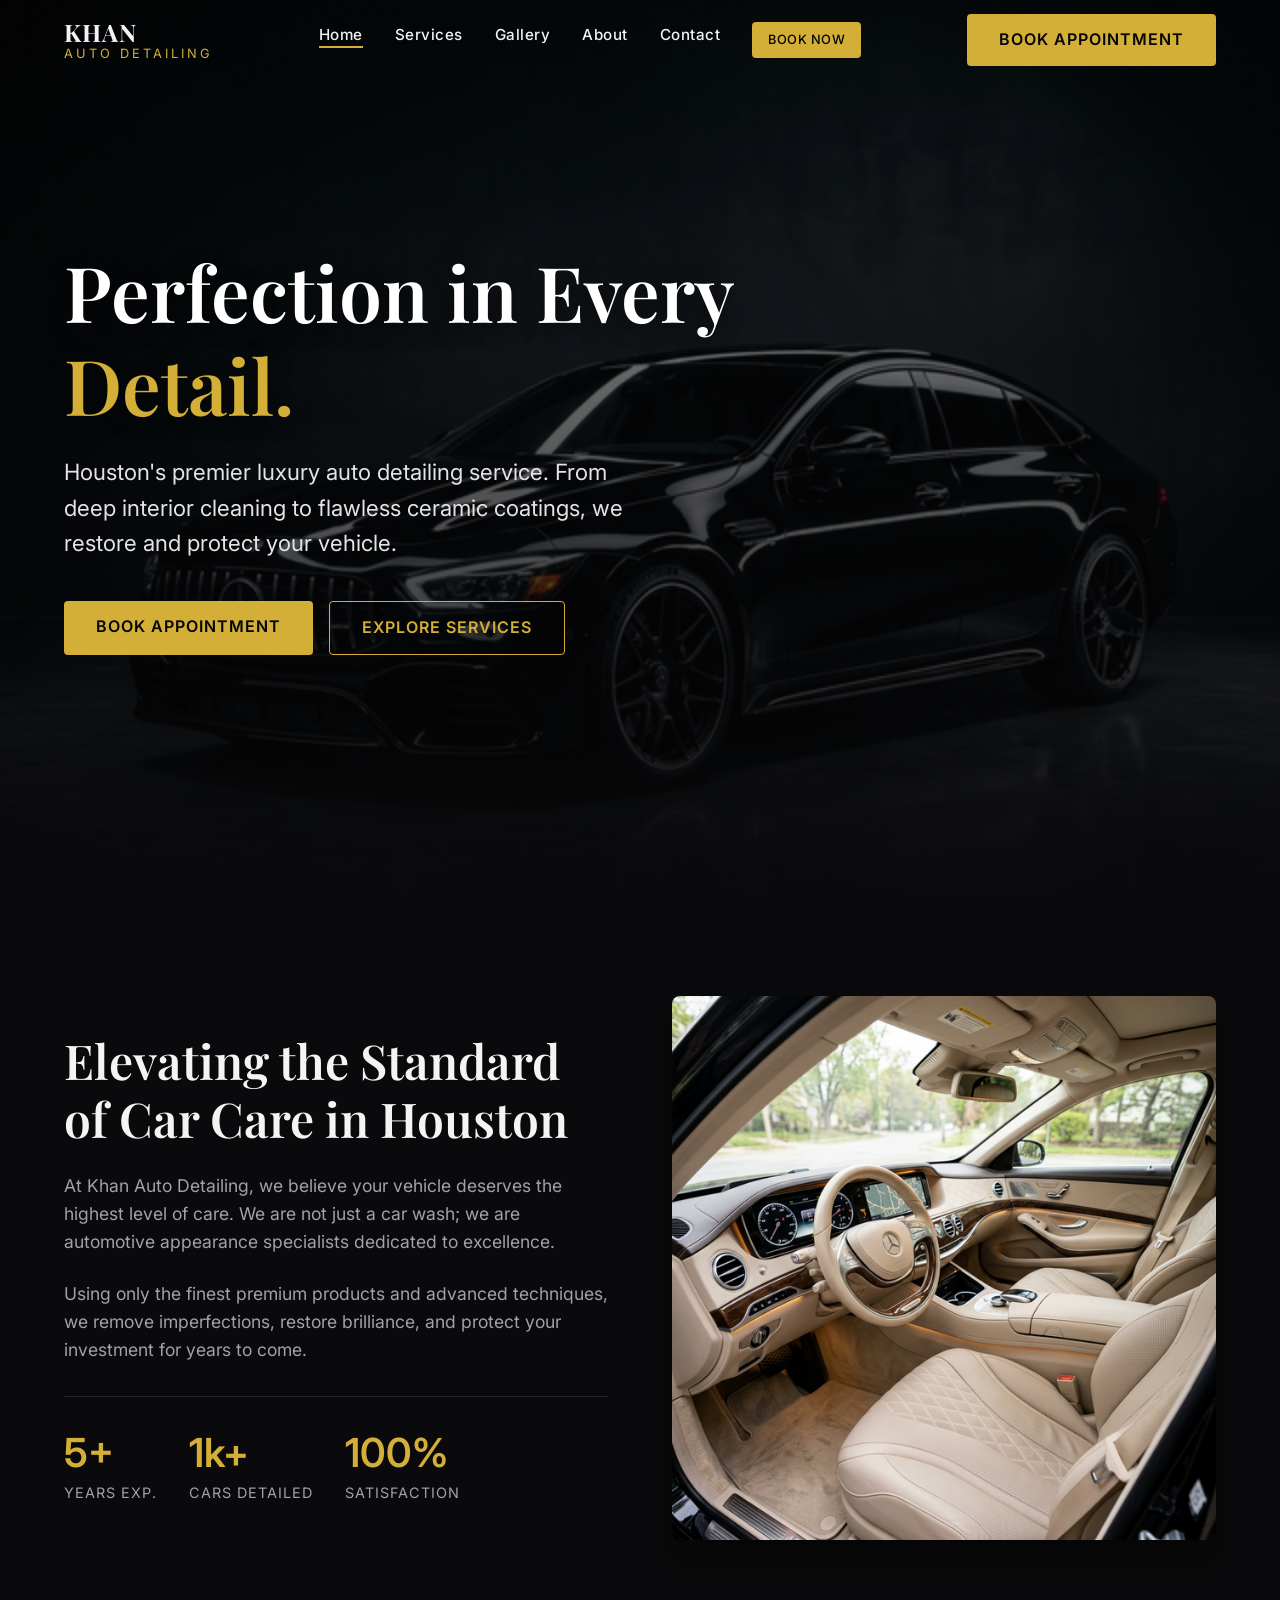
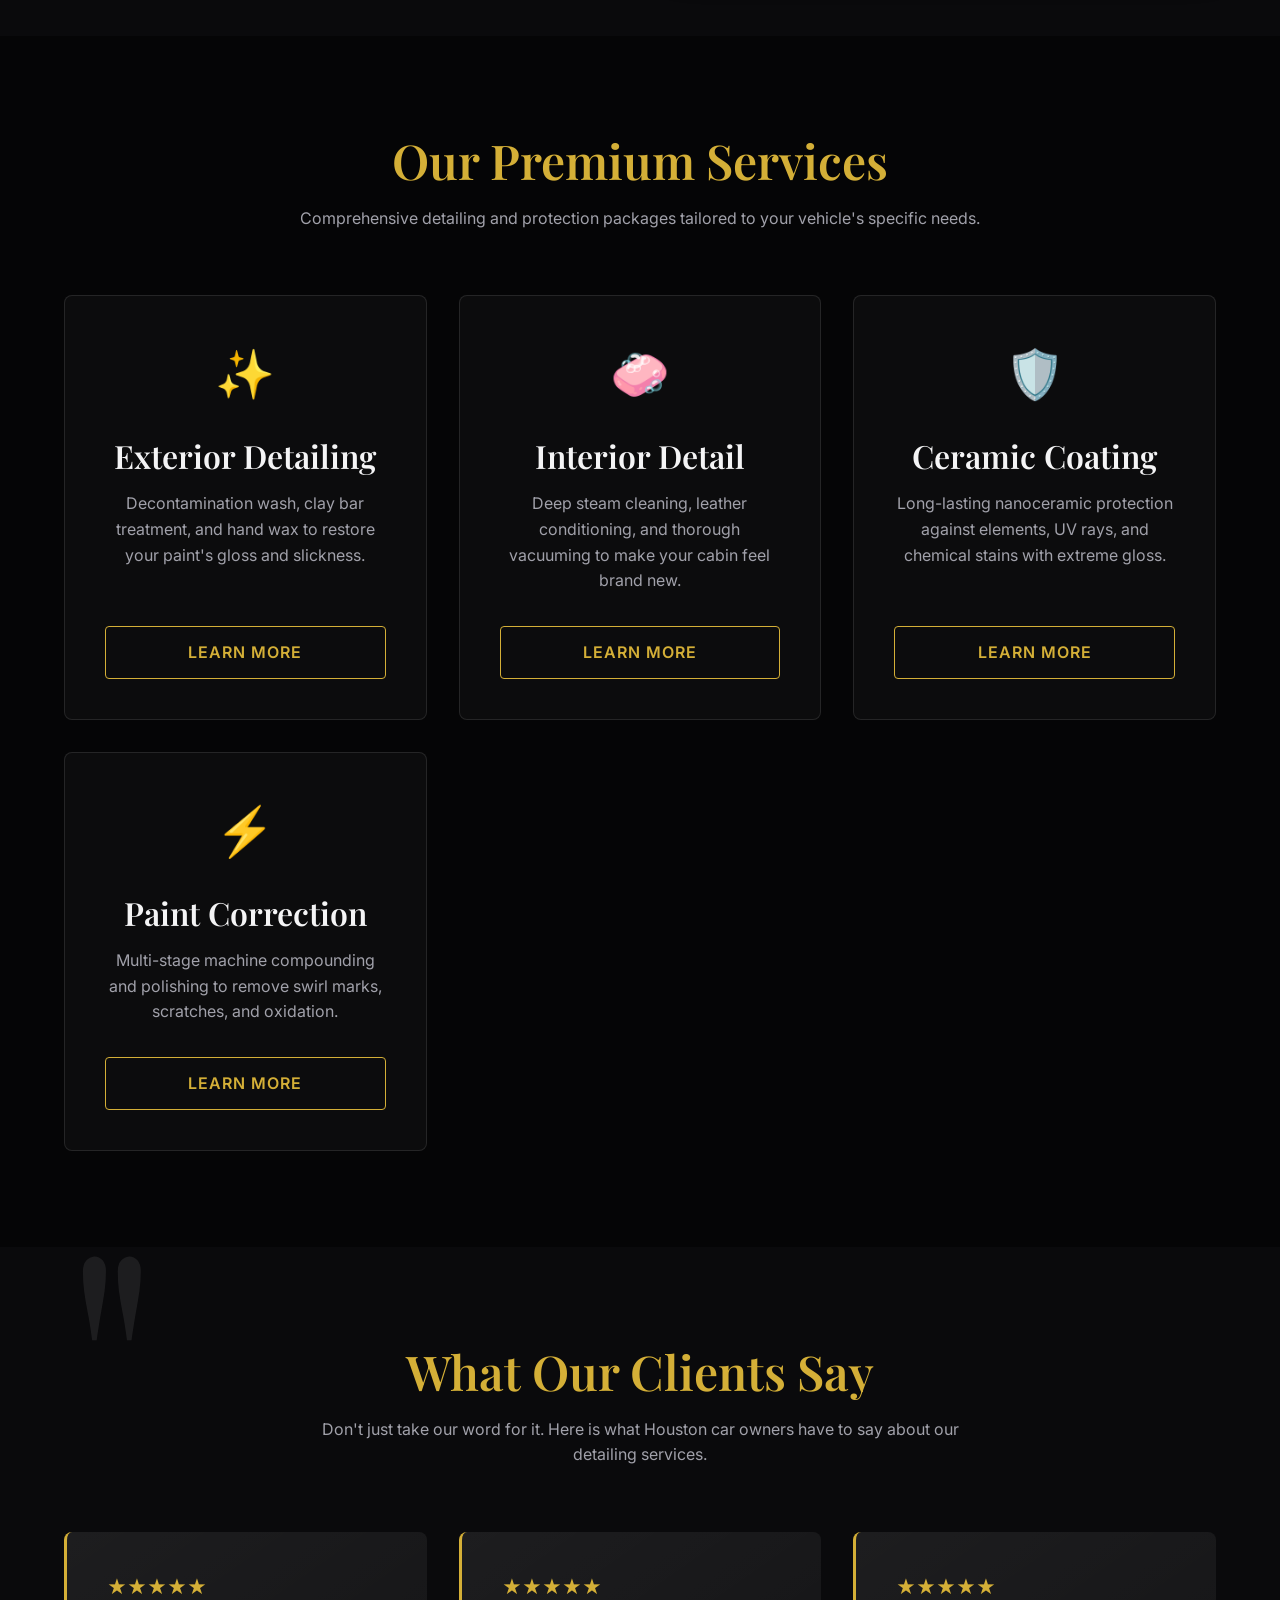
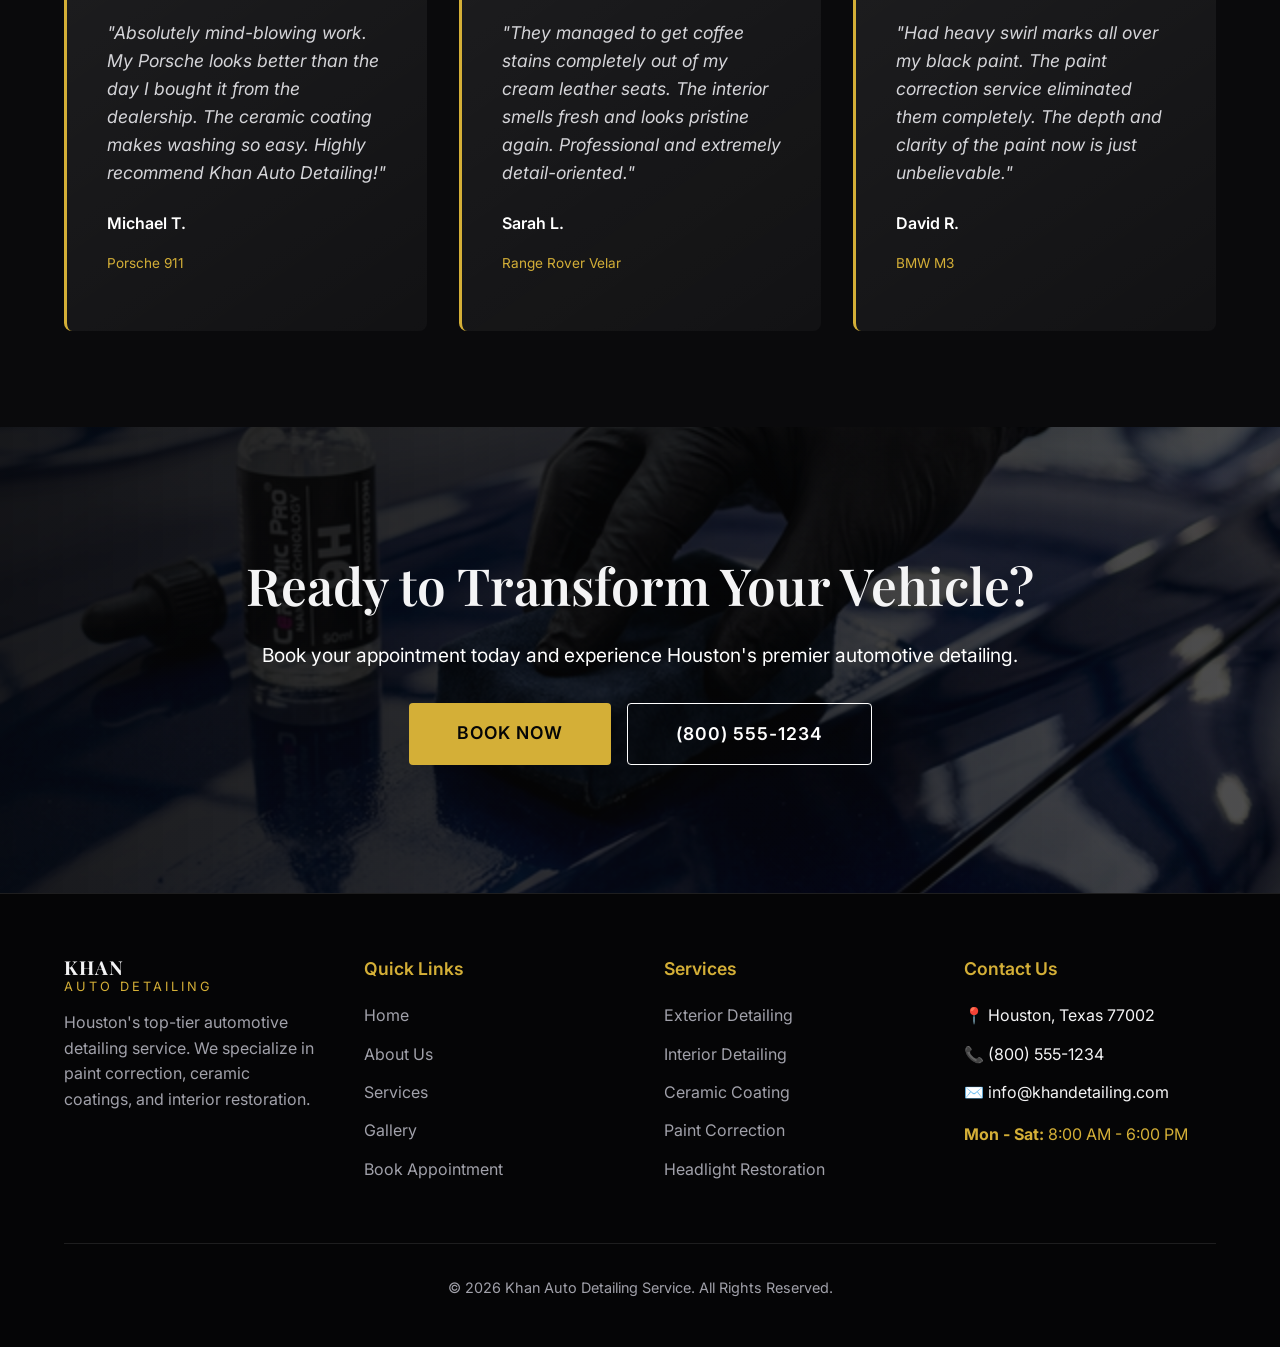
<file: index.html>
<!DOCTYPE html>
<html lang="en">
<head>
    <meta charset="UTF-8">
    <meta name="viewport" content="width=device-width, initial-scale=1.0">
    <title>Khan Auto Detailing | Professional Car Detailing in Houston, TX</title>
    <meta name="description" content="Houston's premier auto detailing service. We offer premium interior cleaning, exterior detailing, ceramic coatings, and paint correction to make your car shine.">
    
    <link rel="stylesheet" href="css/style.css">
    
    <!-- Inline styles for page-specific elements -->
    <style>
        /* Hero Section */
        .hero {
            height: 100vh;
            min-height: 600px;
            background: linear-gradient(to bottom, rgba(5, 5, 6, 0.4), rgba(5, 5, 6, 0.9)), url('images/hero-bg.png') center/cover no-repeat;
            display: flex;
            align-items: center;
            position: relative;
        }

        .hero::before {
            content: '';
            position: absolute;
            bottom: 0;
            left: 0;
            width: 100%;
            height: 150px;
            background: linear-gradient(to top, var(--bg-dark), transparent);
            pointer-events: none;
        }

        .hero-content {
            max-width: 800px;
            z-index: 10;
        }

        .hero-headline {
            font-size: clamp(3rem, 6vw, 5.5rem);
            color: #fff;
            margin-bottom: 1.5rem;
            text-shadow: 0 4px 20px rgba(0,0,0,0.5);
        }

        .hero-headline span {
            color: var(--accent-gold);
        }

        .hero-subhead {
            font-size: clamp(1.1rem, 2vw, 1.4rem);
            color: #e4e4e7;
            margin-bottom: 2.5rem;
            max-width: 600px;
        }

        .hero-btns {
            display: flex;
            gap: 1rem;
            flex-wrap: wrap;
        }

        /* Introduction Section */
        .intro-section {
            background-color: var(--bg-dark);
            position: relative;
        }

        .intro-grid {
            display: grid;
            grid-template-columns: 1fr 1fr;
            gap: 4rem;
            align-items: center;
        }

        .intro-text h2 {
            margin-bottom: 1.5rem;
        }

        .intro-text p {
            font-size: 1.1rem;
            margin-bottom: 1.5rem;
        }

        .intro-stats {
            display: flex;
            gap: 2rem;
            margin-top: 2rem;
            padding-top: 2rem;
            border-top: 1px solid var(--border-light);
        }

        .stat-item h4 {
            font-size: 2.5rem;
            color: var(--accent-gold);
            margin-bottom: 0.2rem;
            font-family: var(--font-sans);
        }
        
        .stat-item p {
            font-size: 0.9rem;
            text-transform: uppercase;
            letter-spacing: 1px;
            margin: 0;
        }

        .intro-image-wrapper {
            position: relative;
            border-radius: 8px;
            overflow: hidden;
            box-shadow: 0 20px 40px rgba(0,0,0,0.4);
        }

        .intro-image-wrapper img {
            width: 100%;
            display: block;
            transition: transform 0.8s ease;
        }

        .intro-image-wrapper:hover img {
            transform: scale(1.05);
        }

        /* Services Preview Section */
        .services-preview {
            background-color: var(--bg-darker);
        }

        .section-header {
            text-align: center;
            max-width: 700px;
            margin: 0 auto 4rem auto;
        }

        .section-header h2 {
            color: var(--accent-gold);
        }

        .services-grid {
            display: grid;
            grid-template-columns: repeat(auto-fit, minmax(300px, 1fr));
            gap: 2rem;
        }

        .service-card {
            background-color: var(--bg-card);
            border: 1px solid var(--border-light);
            border-radius: 8px;
            padding: 2.5rem;
            transition: all var(--transition-normal);
            text-align: center;
            height: 100%;
            display: flex;
            flex-direction: column;
        }

        .service-card:hover {
            background-color: var(--bg-card-hover);
            transform: translateY(-10px);
            border-color: rgba(212, 175, 55, 0.3);
            box-shadow: 0 15px 30px rgba(0,0,0,0.5);
        }

        .service-icon {
            font-size: 3rem;
            margin-bottom: 1.5rem;
            color: var(--accent-gold);
        }

        .service-card h3 {
            margin-bottom: 1rem;
        }
        
        .service-card p {
            flex-grow: 1;
            margin-bottom: 2rem;
        }

        /* Testimonials */
        .testimonials {
            background-color: var(--bg-dark);
            position: relative;
            overflow: hidden;
        }

        .testimonials::before {
            content: '"';
            position: absolute;
            font-size: 20rem;
            font-family: var(--font-serif);
            color: var(--bg-card-hover);
            top: -50px;
            left: 5%;
            z-index: 0;
            line-height: 1;
        }

        .testimonial-grid {
            display: grid;
            grid-template-columns: repeat(auto-fit, minmax(320px, 1fr));
            gap: 2rem;
            position: relative;
            z-index: 1;
        }

        .testimonial-card {
            background: linear-gradient(145deg, var(--bg-card-hover), var(--bg-card));
            padding: 2.5rem;
            border-radius: 8px;
            border-left: 3px solid var(--accent-gold);
        }

        .stars {
            color: var(--accent-gold);
            margin-bottom: 1rem;
            font-size: 1.2rem;
        }

        .testimonial-text {
            font-style: italic;
            font-size: 1.1rem;
            margin-bottom: 1.5rem;
            color: #d4d4d8;
        }

        .testimonial-author {
            font-weight: 600;
            color: #fff;
        }
        
        .testimonial-car {
            font-size: 0.85rem;
            color: var(--accent-gold);
        }

        /* CTA Section */
        .cta-section {
            background: linear-gradient(to right, rgba(5, 5, 6, 0.9), rgba(5, 5, 6, 0.7)), url('images/ceramic-coating.png') center/cover no-repeat;
            padding: 8rem 0;
            text-align: center;
        }

        .cta-content h2 {
            font-size: clamp(2.5rem, 4vw, 3.5rem);
            margin-bottom: 1.5rem;
        }

        /* Responsive */
        @media (max-width: 992px) {
            .intro-grid {
                grid-template-columns: 1fr;
            }
        }
    </style>
</head>
<body>

    <!-- Header / Navbar -->
    <header class="header">
        <div class="container nav-container">
            <a href="index.html" class="logo">Khan <span>Auto Detailing</span></a>
            
            <ul class="nav-links">
                <li><a href="index.html" class="active">Home</a></li>
                <li><a href="services.html">Services</a></li>
                <li><a href="gallery.html">Gallery</a></li>
                <li><a href="about.html">About</a></li>
                <li><a href="contact.html">Contact</a></li>
                <li class="mobile-only-btn"><a href="booking.html" class="btn btn-primary" style="padding: 0.5rem 1rem; font-size: 0.8rem;">Book Now</a></li>
            </ul>

            <div class="desktop-only-btn">
                <a href="booking.html" class="btn btn-primary">Book Appointment</a>
            </div>

            <!-- Mobile Menu Toggle -->
            <div class="mobile-toggle">
                <span></span>
                <span></span>
                <span></span>
            </div>
        </div>
    </header>

    <!-- Hero Section -->
    <section class="hero reveal">
        <div class="container">
            <div class="hero-content">
                <h1 class="hero-headline">Perfection in Every <span>Detail.</span></h1>
                <p class="hero-subhead">Houston's premier luxury auto detailing service. From deep interior cleaning to flawless ceramic coatings, we restore and protect your vehicle.</p>
                <div class="hero-btns">
                    <a href="booking.html" class="btn btn-primary">Book Appointment</a>
                    <a href="services.html" class="btn btn-outline">Explore Services</a>
                </div>
            </div>
        </div>
    </section>

    <!-- Intro Section -->
    <section class="intro-section">
        <div class="container intro-grid">
            <div class="intro-text reveal">
                <h2>Elevating the Standard of Car Care in Houston</h2>
                <p>At Khan Auto Detailing, we believe your vehicle deserves the highest level of care. We are not just a car wash; we are automotive appearance specialists dedicated to excellence.</p>
                <p>Using only the finest premium products and advanced techniques, we remove imperfections, restore brilliance, and protect your investment for years to come.</p>
                
                <div class="intro-stats">
                    <div class="stat-item">
                        <h4>5+</h4>
                        <p>Years Exp.</p>
                    </div>
                    <div class="stat-item">
                        <h4>1k+</h4>
                        <p>Cars Detailed</p>
                    </div>
                    <div class="stat-item">
                        <h4>100%</h4>
                        <p>Satisfaction</p>
                    </div>
                </div>
            </div>
            
            <div class="intro-image reveal">
                <div class="intro-image-wrapper">
                    <img src="images/interior-cleaning.png" alt="Luxury Car Interior Detailed">
                </div>
            </div>
        </div>
    </section>

    <!-- Services Preview -->
    <section class="services-preview">
        <div class="container">
            <div class="section-header reveal">
                <h2>Our Premium Services</h2>
                <p>Comprehensive detailing and protection packages tailored to your vehicle's specific needs.</p>
            </div>
            
            <div class="services-grid">
                <div class="service-card reveal">
                    <div class="service-icon">✨</div>
                    <h3>Exterior Detailing</h3>
                    <p>Decontamination wash, clay bar treatment, and hand wax to restore your paint's gloss and slickness.</p>
                    <a href="services.html#exterior" class="btn btn-outline">Learn More</a>
                </div>
                
                <div class="service-card reveal" style="transition-delay: 0.1s;">
                    <div class="service-icon">🧼</div>
                    <h3>Interior Detail</h3>
                    <p>Deep steam cleaning, leather conditioning, and thorough vacuuming to make your cabin feel brand new.</p>
                    <a href="services.html#interior" class="btn btn-outline">Learn More</a>
                </div>
                
                <div class="service-card reveal" style="transition-delay: 0.2s;">
                    <div class="service-icon">🛡️</div>
                    <h3>Ceramic Coating</h3>
                    <p>Long-lasting nanoceramic protection against elements, UV rays, and chemical stains with extreme gloss.</p>
                    <a href="services.html#ceramic" class="btn btn-outline">Learn More</a>
                </div>
                
                <div class="service-card reveal" style="transition-delay: 0.3s;">
                    <div class="service-icon">⚡</div>
                    <h3>Paint Correction</h3>
                    <p>Multi-stage machine compounding and polishing to remove swirl marks, scratches, and oxidation.</p>
                    <a href="services.html#paint" class="btn btn-outline">Learn More</a>
                </div>
            </div>
        </div>
    </section>

    <!-- Testimonials -->
    <section class="testimonials">
        <div class="container">
            <div class="section-header reveal">
                <h2>What Our Clients Say</h2>
                <p>Don't just take our word for it. Here is what Houston car owners have to say about our detailing services.</p>
            </div>
            
            <div class="testimonial-grid">
                <div class="testimonial-card reveal">
                    <div class="stars">★★★★★</div>
                    <p class="testimonial-text">"Absolutely mind-blowing work. My Porsche looks better than the day I bought it from the dealership. The ceramic coating makes washing so easy. Highly recommend Khan Auto Detailing!"</p>
                    <p class="testimonial-author">Michael T.</p>
                    <p class="testimonial-car">Porsche 911</p>
                </div>
                
                <div class="testimonial-card reveal" style="transition-delay: 0.1s;">
                    <div class="stars">★★★★★</div>
                    <p class="testimonial-text">"They managed to get coffee stains completely out of my cream leather seats. The interior smells fresh and looks pristine again. Professional and extremely detail-oriented."</p>
                    <p class="testimonial-author">Sarah L.</p>
                    <p class="testimonial-car">Range Rover Velar</p>
                </div>
                
                <div class="testimonial-card reveal" style="transition-delay: 0.2s;">
                    <div class="stars">★★★★★</div>
                    <p class="testimonial-text">"Had heavy swirl marks all over my black paint. The paint correction service eliminated them completely. The depth and clarity of the paint now is just unbelievable."</p>
                    <p class="testimonial-author">David R.</p>
                    <p class="testimonial-car">BMW M3</p>
                </div>
            </div>
        </div>
    </section>

    <!-- CTA Section -->
    <section class="cta-section reveal">
        <div class="container cta-content">
            <h2>Ready to Transform Your Vehicle?</h2>
            <p style="font-size: 1.2rem; margin-bottom: 2rem; color: #fff;">Book your appointment today and experience Houston's premier automotive detailing.</p>
            <div style="display: flex; gap: 1rem; justify-content: center; flex-wrap: wrap;">
                <a href="booking.html" class="btn btn-primary" style="padding: 1rem 3rem; font-size: 1.1rem;">Book Now</a>
                <a href="tel:+18005551234" class="btn btn-outline" style="padding: 1rem 3rem; font-size: 1.1rem; border-color: #fff; color: #fff;">(800) 555-1234</a>
            </div>
        </div>
    </section>

    <!-- Footer -->
    <footer class="footer">
        <div class="container">
            <div class="footer-grid">
                <div class="footer-col reveal">
                    <a href="index.html" class="logo mb-4" style="font-size: 1.2rem;">Khan <span>Auto Detailing</span></a>
                    <p>Houston's top-tier automotive detailing service. We specialize in paint correction, ceramic coatings, and interior restoration.</p>
                </div>
                
                <div class="footer-col reveal" style="transition-delay: 0.1s;">
                    <h4>Quick Links</h4>
                    <ul>
                        <li><a href="index.html">Home</a></li>
                        <li><a href="about.html">About Us</a></li>
                        <li><a href="services.html">Services</a></li>
                        <li><a href="gallery.html">Gallery</a></li>
                        <li><a href="booking.html">Book Appointment</a></li>
                    </ul>
                </div>
                
                <div class="footer-col reveal" style="transition-delay: 0.2s;">
                    <h4>Services</h4>
                    <ul>
                        <li><a href="services.html#exterior">Exterior Detailing</a></li>
                        <li><a href="services.html#interior">Interior Detailing</a></li>
                        <li><a href="services.html#ceramic">Ceramic Coating</a></li>
                        <li><a href="services.html#paint">Paint Correction</a></li>
                        <li><a href="services.html#headlight">Headlight Restoration</a></li>
                    </ul>
                </div>
                
                <div class="footer-col reveal" style="transition-delay: 0.3s;">
                    <h4>Contact Us</h4>
                    <ul>
                        <li>📍 Houston, Texas 77002</li>
                        <li>📞 (800) 555-1234</li>
                        <li>✉️ info@khandetailing.com</li>
                        <li class="mt-4" style="color: var(--accent-gold);"><strong>Mon - Sat:</strong> 8:00 AM - 6:00 PM</li>
                    </ul>
                </div>
            </div>
            
            <div class="footer-bottom reveal">
                <p>&copy; 2026 Khan Auto Detailing Service. All Rights Reserved.</p>
            </div>
        </div>
    </footer>

    <script src="js/main.js"></script>
</body>
</html>
</file>
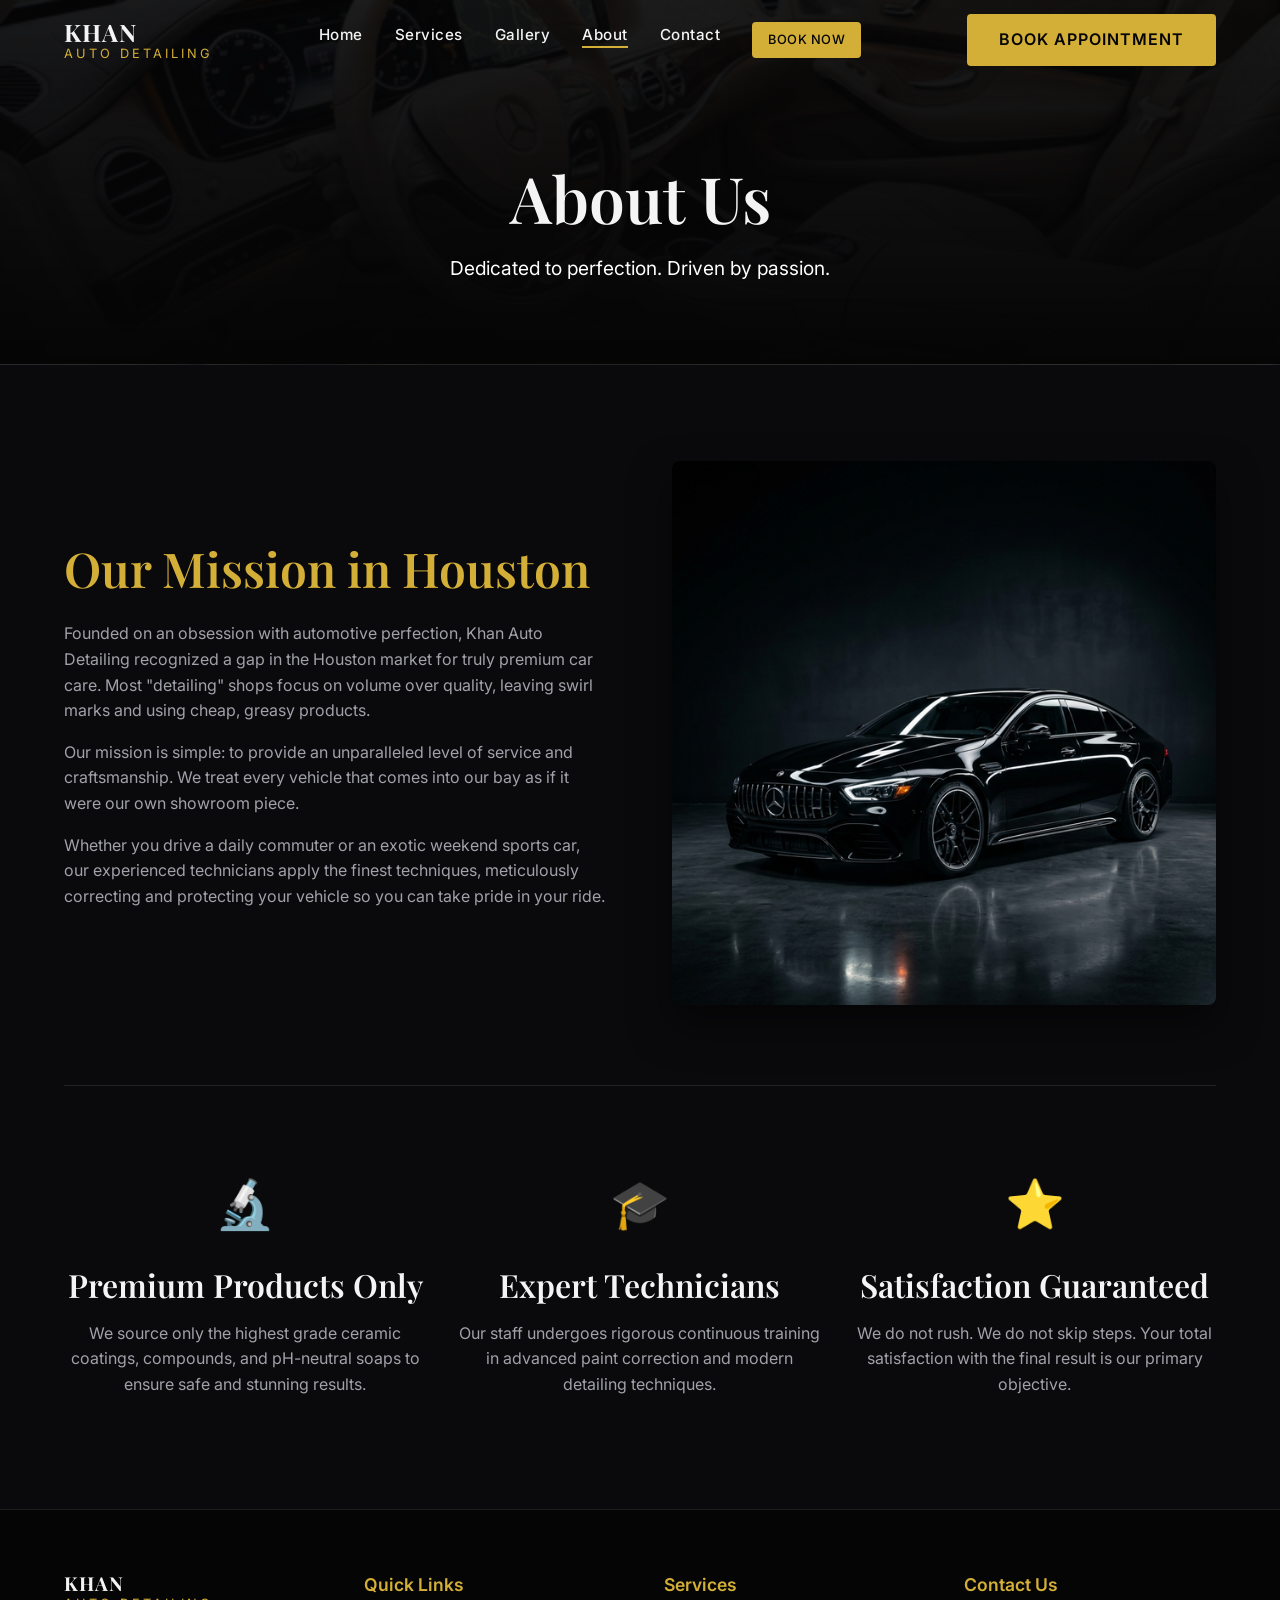
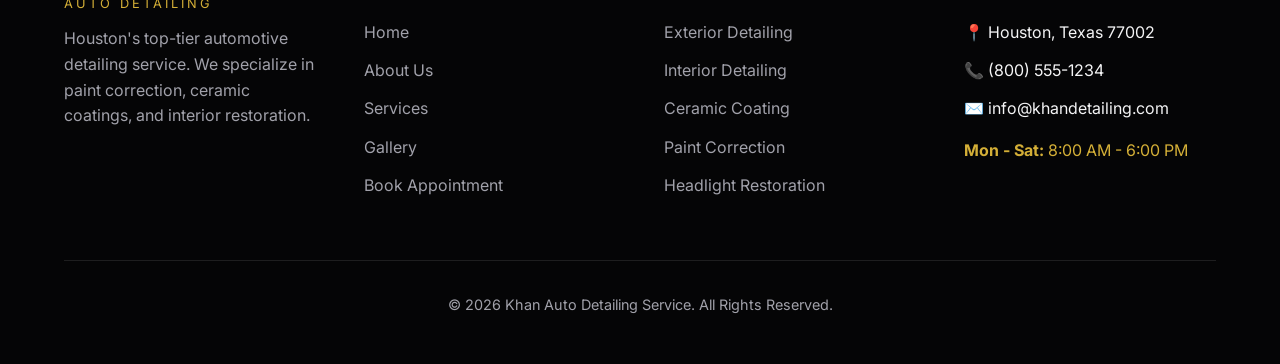
<file: about.html>
<!DOCTYPE html>
<html lang="en">
<head>
    <meta charset="UTF-8">
    <meta name="viewport" content="width=device-width, initial-scale=1.0">
    <title>About Us | Khan Auto Detailing</title>
    <meta name="description" content="Learn about Khan Auto Detailing, our mission, experts, and the premium products we use to deliver perfection to Houston's car owners.">
    
    <link rel="stylesheet" href="css/style.css">
    
    <style>
        .page-header {
            padding: 10rem 0 5rem;
            background-color: var(--bg-darker);
            text-align: center;
            border-bottom: 1px solid var(--border-light);
            background: linear-gradient(to bottom, rgba(5,5,6,0.9), var(--bg-darker)), url('images/interior-cleaning.png') center/cover no-repeat;
        }

        .about-section {
            padding: 6rem 0;
            background-color: var(--bg-dark);
        }

        .about-grid {
            display: grid;
            grid-template-columns: 1fr 1fr;
            gap: 4rem;
            align-items: center;
        }

        .about-text h2 {
            color: var(--accent-gold);
            margin-bottom: 1.5rem;
        }

        .about-image {
            border-radius: 8px;
            overflow: hidden;
            box-shadow: 0 20px 40px rgba(0,0,0,0.5);
        }
        
        .about-image img {
            width: 100%;
            display: block;
        }

        .features {
            display: grid;
            grid-template-columns: repeat(auto-fit, minmax(250px, 1fr));
            gap: 2rem;
            margin-top: 5rem;
            padding-top: 5rem;
            border-top: 1px solid var(--border-light);
        }

        .feature-card {
            text-align: center;
        }

        .feature-card .icon {
            font-size: 3rem;
            margin-bottom: 1.5rem;
            color: var(--accent-gold);
        }

        @media (max-width: 992px) {
            .about-grid {
                grid-template-columns: 1fr;
            }
        }
    </style>
</head>
<body>

    <!-- Header / Navbar -->
    <header class="header">
        <div class="container nav-container">
            <a href="index.html" class="logo">Khan <span>Auto Detailing</span></a>
            
            <ul class="nav-links">
                <li><a href="index.html">Home</a></li>
                <li><a href="services.html">Services</a></li>
                <li><a href="gallery.html">Gallery</a></li>
                <li><a href="about.html" class="active">About</a></li>
                <li><a href="contact.html">Contact</a></li>
                <li class="mobile-only-btn"><a href="booking.html" class="btn btn-primary" style="padding: 0.5rem 1rem; font-size: 0.8rem;">Book Now</a></li>
            </ul>

            <div class="desktop-only-btn">
                <a href="booking.html" class="btn btn-primary">Book Appointment</a>
            </div>

            <!-- Mobile Menu Toggle -->
            <div class="mobile-toggle">
                <span></span>
                <span></span>
                <span></span>
            </div>
        </div>
    </header>

    <!-- Page Header -->
    <section class="page-header reveal">
        <div class="container">
            <h1>About <span>Us</span></h1>
            <p style="font-size: 1.2rem; max-width: 700px; margin: 0 auto; color: #fff;">Dedicated to perfection. Driven by passion.</p>
        </div>
    </section>

    <!-- Mission Section -->
    <section class="about-section">
        <div class="container">
            <div class="about-grid reveal">
                <div class="about-text">
                    <h2>Our Mission in Houston</h2>
                    <p>Founded on an obsession with automotive perfection, Khan Auto Detailing recognized a gap in the Houston market for truly premium car care. Most "detailing" shops focus on volume over quality, leaving swirl marks and using cheap, greasy products.</p>
                    <p>Our mission is simple: to provide an unparalleled level of service and craftsmanship. We treat every vehicle that comes into our bay as if it were our own showroom piece.</p>
                    <p>Whether you drive a daily commuter or an exotic weekend sports car, our experienced technicians apply the finest techniques, meticulously correcting and protecting your vehicle so you can take pride in your ride.</p>
                </div>
                <div class="about-image">
                    <img src="images/hero-bg.png" alt="Showroom car">
                </div>
            </div>

            <!-- Focus Areas -->
            <div class="features reveal">
                <div class="feature-card">
                    <div class="icon">🔬</div>
                    <h3>Premium Products Only</h3>
                    <p>We source only the highest grade ceramic coatings, compounds, and pH-neutral soaps to ensure safe and stunning results.</p>
                </div>
                <div class="feature-card">
                    <div class="icon">🎓</div>
                    <h3>Expert Technicians</h3>
                    <p>Our staff undergoes rigorous continuous training in advanced paint correction and modern detailing techniques.</p>
                </div>
                <div class="feature-card">
                    <div class="icon">⭐</div>
                    <h3>Satisfaction Guaranteed</h3>
                    <p>We do not rush. We do not skip steps. Your total satisfaction with the final result is our primary objective.</p>
                </div>
            </div>
        </div>
    </section>

    <!-- Footer -->
    <footer class="footer">
        <div class="container">
            <div class="footer-grid">
                <!-- Footer content identical to index.html -->
                <div class="footer-col reveal">
                    <a href="index.html" class="logo mb-4" style="font-size: 1.2rem;">Khan <span>Auto Detailing</span></a>
                    <p>Houston's top-tier automotive detailing service. We specialize in paint correction, ceramic coatings, and interior restoration.</p>
                </div>
                
                <div class="footer-col reveal" style="transition-delay: 0.1s;">
                    <h4>Quick Links</h4>
                    <ul>
                        <li><a href="index.html">Home</a></li>
                        <li><a href="about.html">About Us</a></li>
                        <li><a href="services.html">Services</a></li>
                        <li><a href="gallery.html">Gallery</a></li>
                        <li><a href="booking.html">Book Appointment</a></li>
                    </ul>
                </div>
                
                <div class="footer-col reveal" style="transition-delay: 0.2s;">
                    <h4>Services</h4>
                    <ul>
                        <li><a href="services.html#exterior">Exterior Detailing</a></li>
                        <li><a href="services.html#interior">Interior Detailing</a></li>
                        <li><a href="services.html#ceramic">Ceramic Coating</a></li>
                        <li><a href="services.html#paint">Paint Correction</a></li>
                        <li><a href="services.html#headlight">Headlight Restoration</a></li>
                    </ul>
                </div>
                
                <div class="footer-col reveal" style="transition-delay: 0.3s;">
                    <h4>Contact Us</h4>
                    <ul>
                        <li>📍 Houston, Texas 77002</li>
                        <li>📞 (800) 555-1234</li>
                        <li>✉️ info@khandetailing.com</li>
                        <li class="mt-4" style="color: var(--accent-gold);"><strong>Mon - Sat:</strong> 8:00 AM - 6:00 PM</li>
                    </ul>
                </div>
            </div>
            
            <div class="footer-bottom reveal">
                <p>&copy; 2026 Khan Auto Detailing Service. All Rights Reserved.</p>
            </div>
        </div>
    </footer>

    <script src="js/main.js"></script>
</body>
</html>
</file>
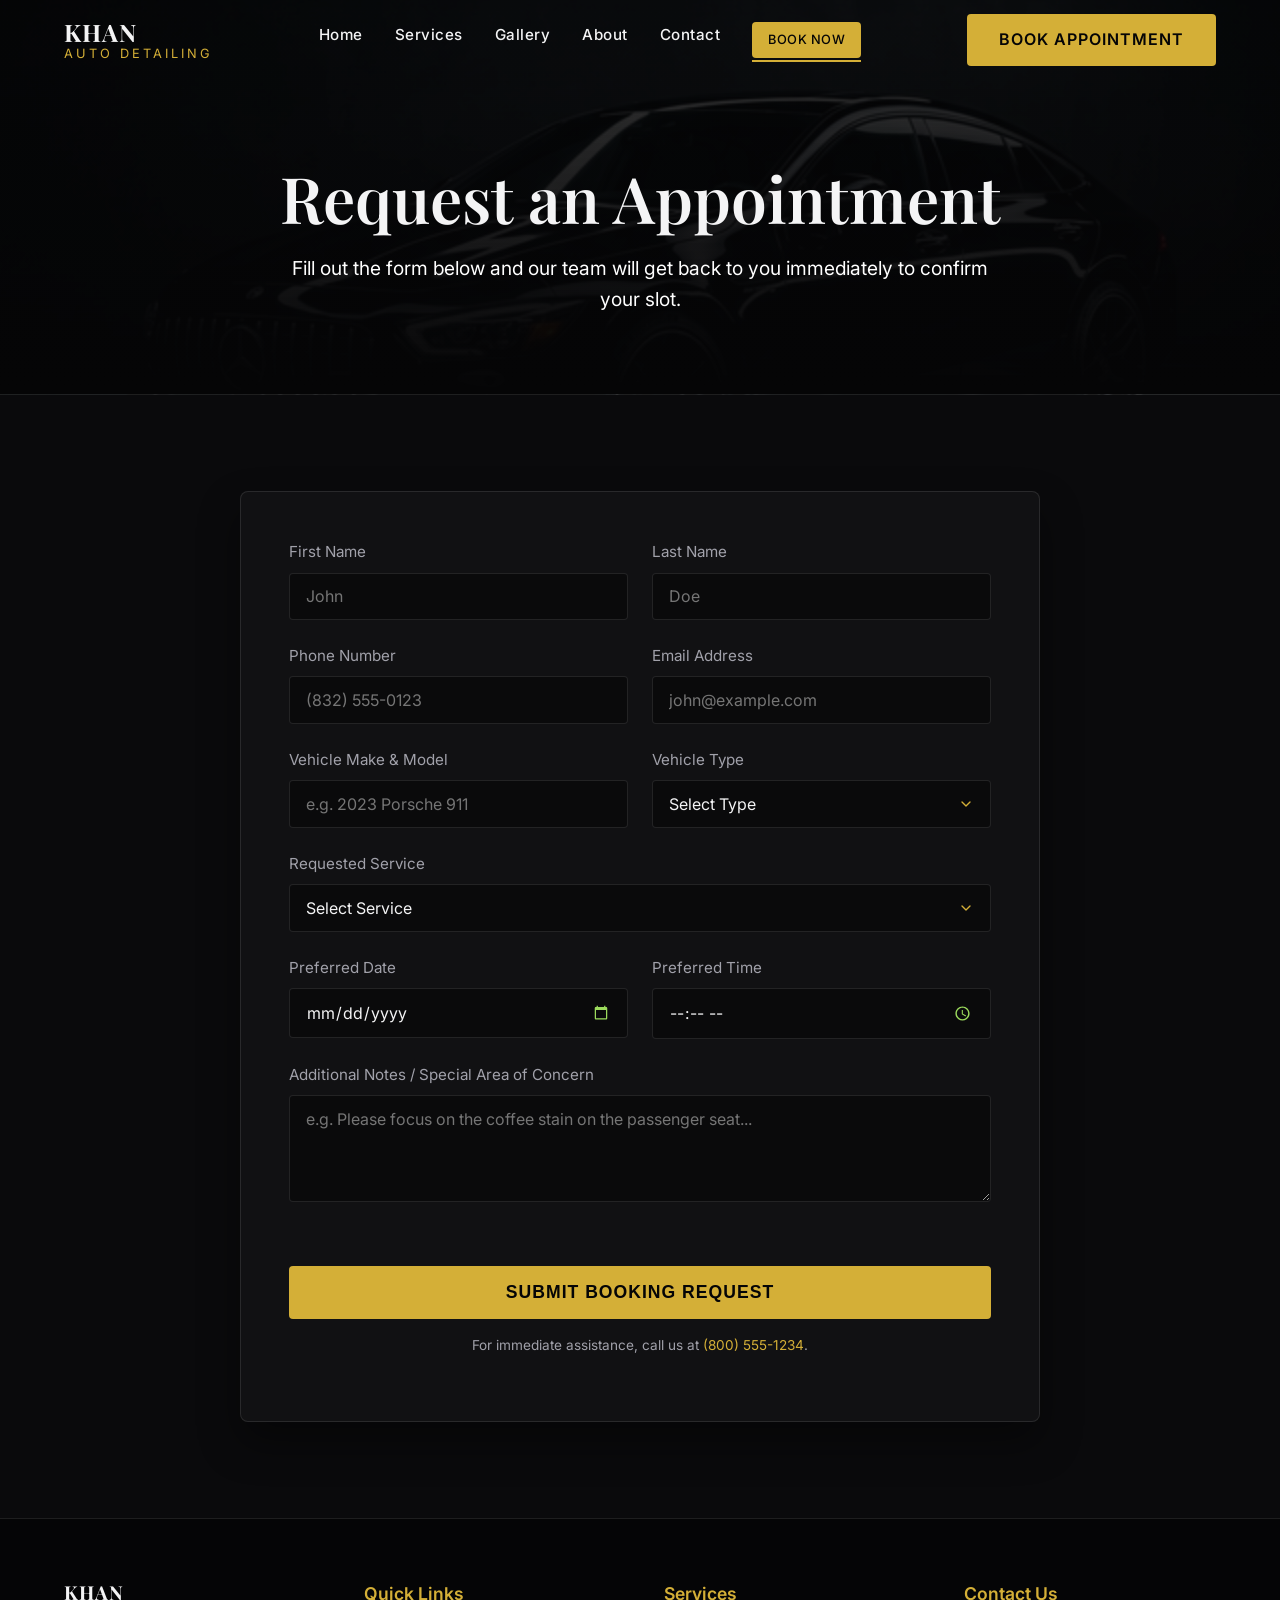
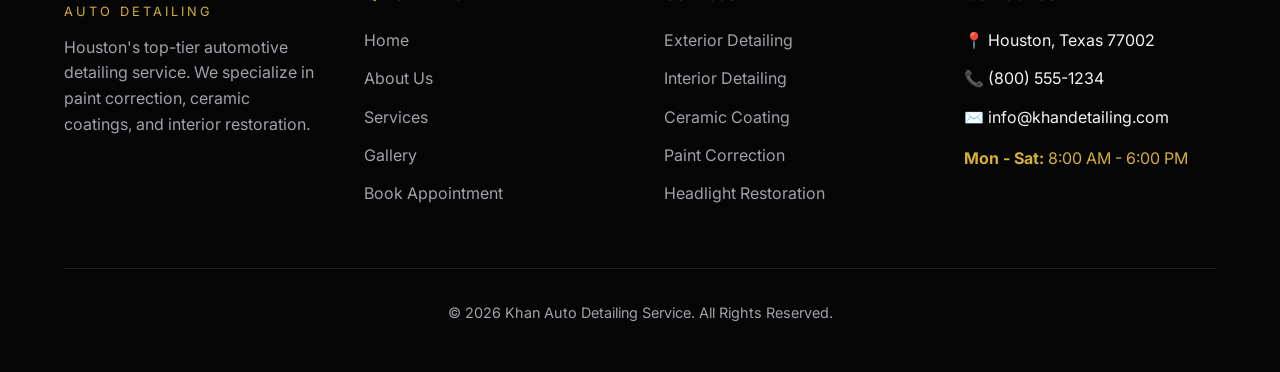
<file: booking.html>
<!DOCTYPE html>
<html lang="en">
<head>
    <meta charset="UTF-8">
    <meta name="viewport" content="width=device-width, initial-scale=1.0">
    <title>Book Appointment | Khan Auto Detailing Houston</title>
    <meta name="description" content="Request an auto detailing appointment in Houston, TX. Schedule your interior detail, exterior detail, or ceramic coating service today.">
    
    <link rel="stylesheet" href="css/style.css">
    
    <style>
        .page-header {
            padding: 10rem 0 5rem;
            background-color: var(--bg-darker);
            text-align: center;
            border-bottom: 1px solid var(--border-light);
            background: linear-gradient(to bottom, rgba(5,5,6,0.8), var(--bg-darker)), url('images/hero-bg.png') center/cover no-repeat;
        }

        .booking-section {
            padding: 6rem 0;
            background-color: var(--bg-dark);
        }

        .booking-container {
            max-width: 800px;
            margin: 0 auto;
            background-color: var(--bg-card);
            padding: 3rem;
            border-radius: 8px;
            border: 1px solid var(--border-light);
            box-shadow: 0 20px 40px rgba(0,0,0,0.4);
        }

        .form-group {
            margin-bottom: 1.5rem;
        }

        .form-row {
            display: grid;
            grid-template-columns: 1fr 1fr;
            gap: 1.5rem;
        }

        .form-label {
            display: block;
            margin-bottom: 0.5rem;
            color: var(--text-muted);
            font-size: 0.95rem;
        }

        .form-control {
            width: 100%;
            padding: 0.8rem 1rem;
            background-color: rgba(0, 0, 0, 0.4);
            border: 1px solid var(--border-light);
            border-radius: 4px;
            color: var(--text-main);
            font-family: var(--font-sans);
            font-size: 1rem;
            transition: all var(--transition-fast);
        }

        .form-control:focus {
            outline: none;
            border-color: var(--accent-gold);
            background-color: rgba(212, 175, 55, 0.05);
        }

        select.form-control {
            appearance: none;
            background-image: url("data:image/svg+xml,%3Csvg xmlns='http://www.w3.org/2000/svg' width='24' height='24' viewBox='0 0 24 24' fill='none' stroke='%23d4af37' stroke-width='2' stroke-linecap='round' stroke-linejoin='round'%3E%3Cpolyline points='6 9 12 15 18 9'%3E%3C/polyline%3E%3C/svg%3E");
            background-repeat: no-repeat;
            background-position: right 1rem center;
            background-size: 1em;
            cursor: pointer;
        }
        
        select.form-control option {
            background-color: var(--bg-darker);
            color: var(--text-main);
        }
        
        /* Ensure dark color scheme for date/time pickers on supported browsers */
        ::-webkit-calendar-picker-indicator {
            filter: invert(0.8) sepia(100%) saturate(300%) hue-rotate(30deg) brightness(90%) contrast(90%);
            cursor: pointer;
        }

        .submit-btn {
            width: 100%;
            margin-top: 2rem;
            font-size: 1.1rem;
            padding: 1rem;
        }
        
        .success-message {
            display: none;
            background-color: rgba(46, 213, 115, 0.1);
            border: 1px solid #2ed573;
            color: #2ed573;
            padding: 1rem;
            border-radius: 4px;
            margin-bottom: 2rem;
            text-align: center;
        }

        @media (max-width: 768px) {
            .form-row {
                grid-template-columns: 1fr;
                gap: 0;
            }
            .booking-container {
                padding: 1.5rem;
            }
        }
    </style>
</head>
<body>

    <!-- Header / Navbar -->
    <header class="header">
        <div class="container nav-container">
            <a href="index.html" class="logo">Khan <span>Auto Detailing</span></a>
            
            <ul class="nav-links">
                <li><a href="index.html">Home</a></li>
                <li><a href="services.html">Services</a></li>
                <li><a href="gallery.html">Gallery</a></li>
                <li><a href="about.html">About</a></li>
                <li><a href="contact.html">Contact</a></li>
                <li class="mobile-only-btn"><a href="booking.html" class="btn btn-primary" style="padding: 0.5rem 1rem; font-size: 0.8rem;">Book Now</a></li>
            </ul>

            <div class="desktop-only-btn">
                <a href="booking.html" class="btn btn-primary">Book Appointment</a>
            </div>

            <!-- Mobile Menu Toggle -->
            <div class="mobile-toggle">
                <span></span>
                <span></span>
                <span></span>
            </div>
        </div>
    </header>

    <!-- Page Header -->
    <section class="page-header reveal">
        <div class="container">
            <h1>Request an <span>Appointment</span></h1>
            <p style="font-size: 1.2rem; max-width: 700px; margin: 0 auto; color: #fff;">Fill out the form below and our team will get back to you immediately to confirm your slot.</p>
        </div>
    </section>

    <!-- Booking Form Section -->
    <section class="booking-section">
        <div class="container">
            <div class="booking-container reveal">
                <div class="success-message" id="successMessage">
                    Thank you! Your appointment request has been received. We will contact you shortly to confirm.
                </div>
                
                <form id="bookingForm" onsubmit="event.preventDefault(); document.getElementById('successMessage').style.display='block'; this.reset();">
                    <div class="form-row">
                        <div class="form-group">
                            <label class="form-label" for="firstName">First Name</label>
                            <input type="text" id="firstName" class="form-control" required placeholder="John">
                        </div>
                        <div class="form-group">
                            <label class="form-label" for="lastName">Last Name</label>
                            <input type="text" id="lastName" class="form-control" required placeholder="Doe">
                        </div>
                    </div>

                    <div class="form-row">
                        <div class="form-group">
                            <label class="form-label" for="phone">Phone Number</label>
                            <input type="tel" id="phone" class="form-control" required placeholder="(832) 555-0123">
                        </div>
                        <div class="form-group">
                            <label class="form-label" for="email">Email Address</label>
                            <input type="email" id="email" class="form-control" required placeholder="john@example.com">
                        </div>
                    </div>

                    <div class="form-row">
                        <div class="form-group">
                            <label class="form-label" for="vehicleMake">Vehicle Make & Model</label>
                            <input type="text" id="vehicleMake" class="form-control" required placeholder="e.g. 2023 Porsche 911">
                        </div>
                        <div class="form-group">
                            <label class="form-label" for="vehicleType">Vehicle Type</label>
                            <select id="vehicleType" class="form-control" required>
                                <option value="" disabled selected>Select Type</option>
                                <option value="coupe">Coupe / Sedan</option>
                                <option value="midsize">Mid-size SUV / Truck</option>
                                <option value="large">Large SUV / Minivan</option>
                            </select>
                        </div>
                    </div>

                    <div class="form-group">
                        <label class="form-label" for="service">Requested Service</label>
                        <select id="service" class="form-control" required>
                            <option value="" disabled selected>Select Service</option>
                            <option value="ceramic">Ceramic Coating Package</option>
                            <option value="paint">Paint Correction</option>
                            <option value="interior">Interior Deep Detailing</option>
                            <option value="exterior">Exterior Detailing & Wax</option>
                            <option value="headlight">Headlight Restoration</option>
                            <option value="custom">Custom Package / Quote</option>
                        </select>
                    </div>

                    <div class="form-row">
                        <div class="form-group">
                            <label class="form-label" for="prefDate">Preferred Date</label>
                            <input type="date" id="prefDate" class="form-control" required>
                        </div>
                        <div class="form-group">
                            <label class="form-label" for="prefTime">Preferred Time</label>
                            <input type="time" id="prefTime" class="form-control" required>
                        </div>
                    </div>
                    
                    <div class="form-group">
                        <label class="form-label" for="notes">Additional Notes / Special Area of Concern</label>
                        <textarea id="notes" class="form-control" rows="4" placeholder="e.g. Please focus on the coffee stain on the passenger seat..."></textarea>
                    </div>

                    <button type="submit" class="btn btn-primary submit-btn">Submit Booking Request</button>
                    <p class="text-center mt-4" style="font-size: 0.85rem;">For immediate assistance, call us at <a href="tel:8005551234" style="color: var(--accent-gold);">(800) 555-1234</a>.</p>
                </form>
            </div>
        </div>
    </section>

    <!-- Footer -->
    <footer class="footer">
        <div class="container">
            <div class="footer-grid">
                <!-- Footer content identical to index.html -->
                <div class="footer-col reveal">
                    <a href="index.html" class="logo mb-4" style="font-size: 1.2rem;">Khan <span>Auto Detailing</span></a>
                    <p>Houston's top-tier automotive detailing service. We specialize in paint correction, ceramic coatings, and interior restoration.</p>
                </div>
                
                <div class="footer-col reveal" style="transition-delay: 0.1s;">
                    <h4>Quick Links</h4>
                    <ul>
                        <li><a href="index.html">Home</a></li>
                        <li><a href="about.html">About Us</a></li>
                        <li><a href="services.html">Services</a></li>
                        <li><a href="gallery.html">Gallery</a></li>
                        <li><a href="booking.html">Book Appointment</a></li>
                    </ul>
                </div>
                
                <div class="footer-col reveal" style="transition-delay: 0.2s;">
                    <h4>Services</h4>
                    <ul>
                        <li><a href="services.html#exterior">Exterior Detailing</a></li>
                        <li><a href="services.html#interior">Interior Detailing</a></li>
                        <li><a href="services.html#ceramic">Ceramic Coating</a></li>
                        <li><a href="services.html#paint">Paint Correction</a></li>
                        <li><a href="services.html#headlight">Headlight Restoration</a></li>
                    </ul>
                </div>
                
                <div class="footer-col reveal" style="transition-delay: 0.3s;">
                    <h4>Contact Us</h4>
                    <ul>
                        <li>📍 Houston, Texas 77002</li>
                        <li>📞 (800) 555-1234</li>
                        <li>✉️ info@khandetailing.com</li>
                        <li class="mt-4" style="color: var(--accent-gold);"><strong>Mon - Sat:</strong> 8:00 AM - 6:00 PM</li>
                    </ul>
                </div>
            </div>
            
            <div class="footer-bottom reveal">
                <p>&copy; 2026 Khan Auto Detailing Service. All Rights Reserved.</p>
            </div>
        </div>
    </footer>

    <script src="js/main.js"></script>
    <script>
        // Auto-select service from URL parameter (e.g. booking.html?service=ceramic)
        document.addEventListener('DOMContentLoaded', () => {
            const urlParams = new URLSearchParams(window.location.search);
            const serviceParam = urlParams.get('service');
            if (serviceParam) {
                const select = document.getElementById('service');
                const option = Array.from(select.options).find(opt => opt.value === serviceParam);
                if (option) {
                    option.selected = true;
                }
            }
        });
    </script>
</body>
</html>
</file>
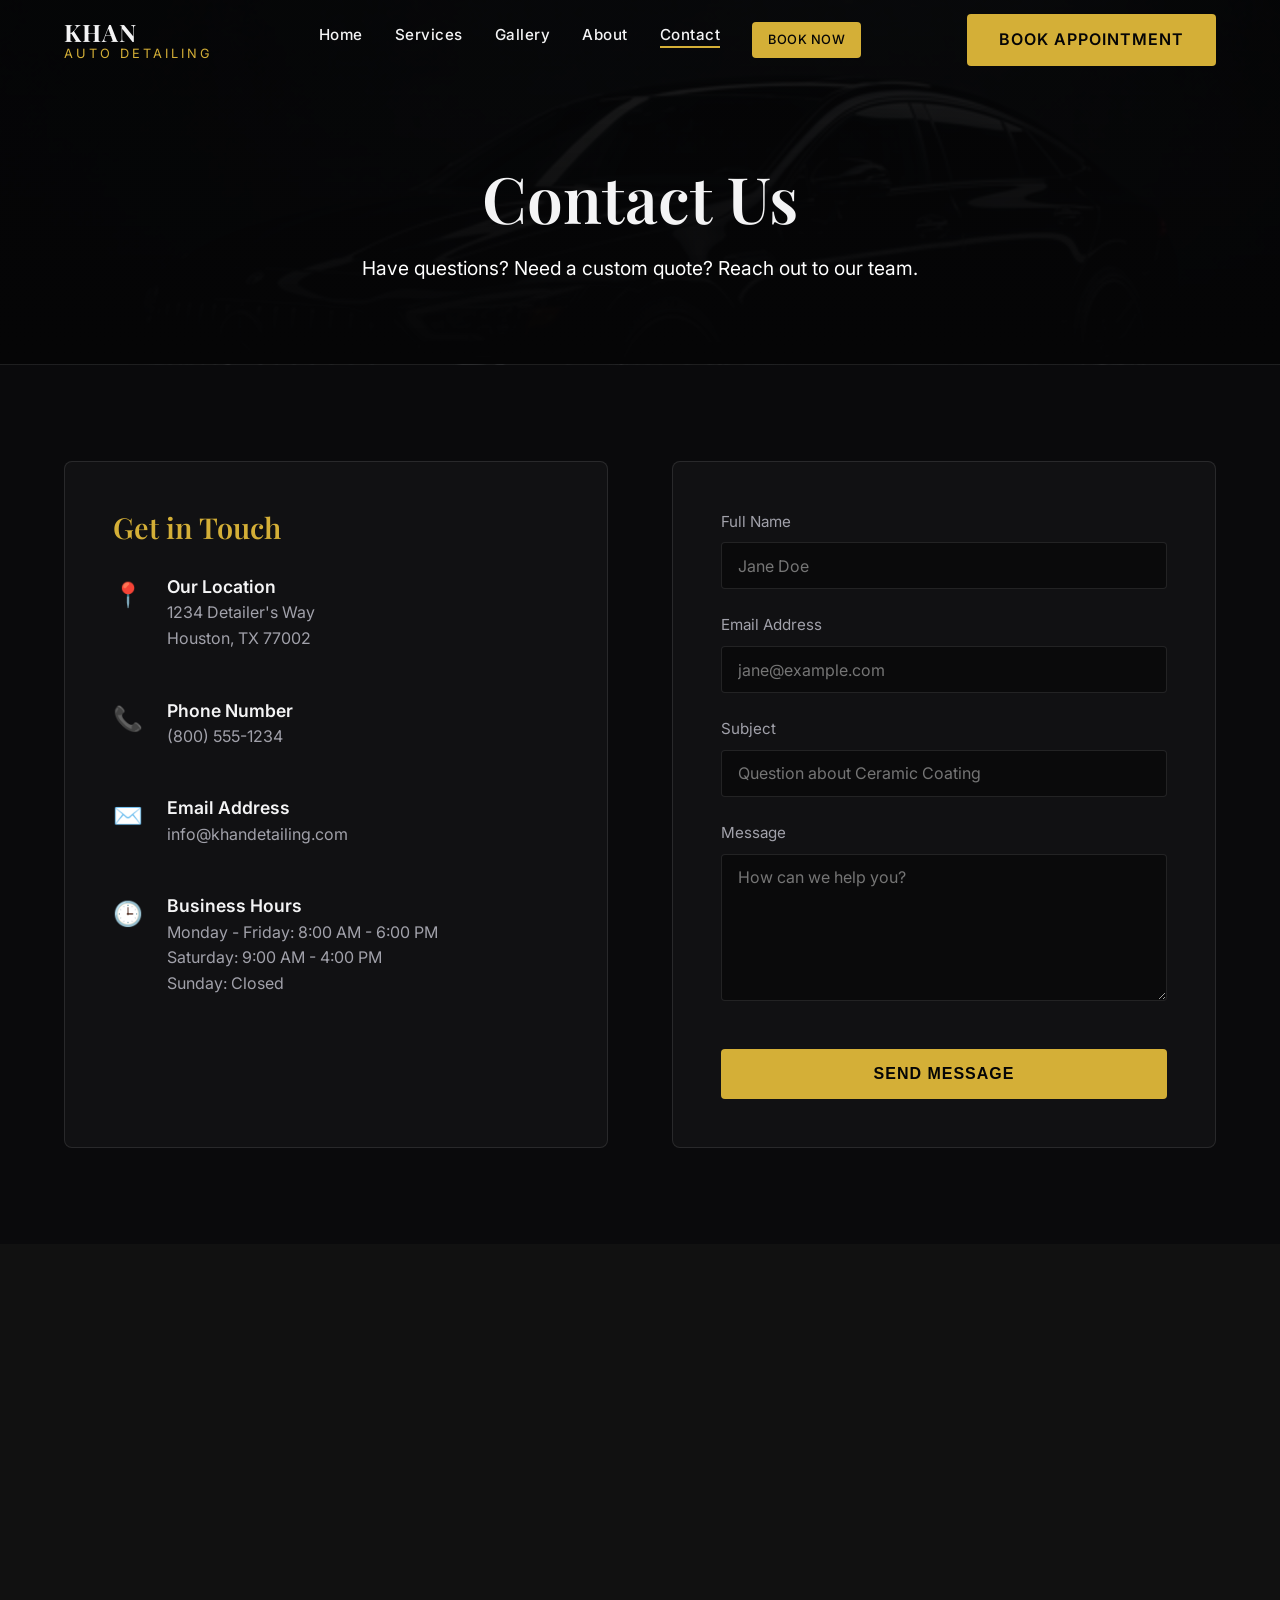
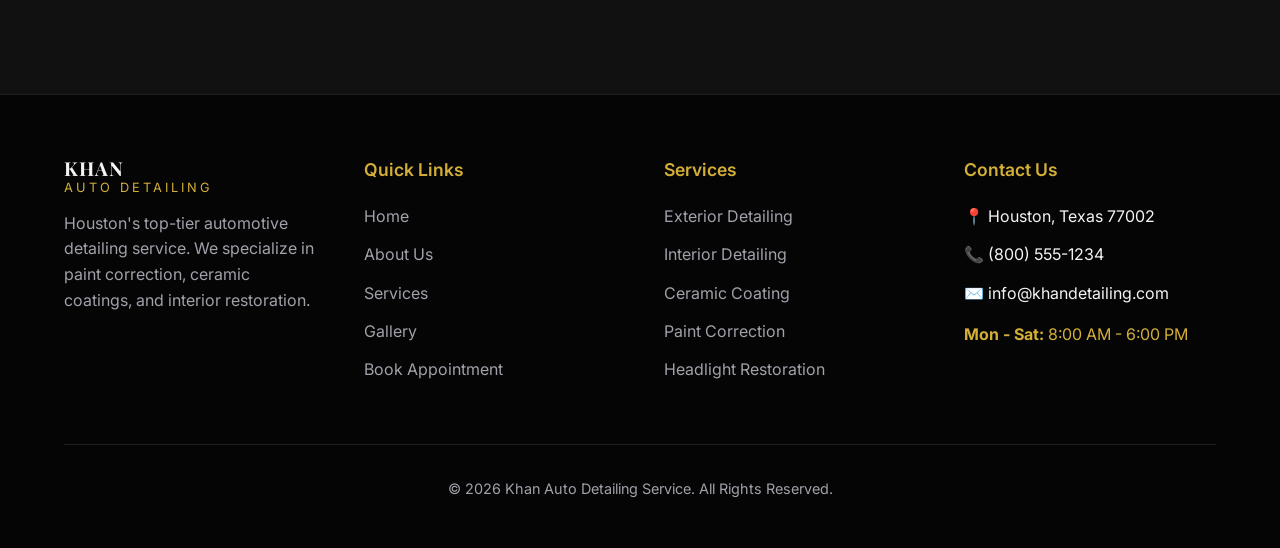
<file: contact.html>
<!DOCTYPE html>
<html lang="en">
<head>
    <meta charset="UTF-8">
    <meta name="viewport" content="width=device-width, initial-scale=1.0">
    <title>Contact Us | Khan Auto Detailing Houston</title>
    <meta name="description" content="Contact Khan Auto Detailing in Houston, TX for inquiries, custom quotes, and professional auto care services.">
    
    <link rel="stylesheet" href="css/style.css">
    
    <style>
        .page-header {
            padding: 10rem 0 5rem;
            background-color: var(--bg-darker);
            text-align: center;
            border-bottom: 1px solid var(--border-light);
            background: linear-gradient(to bottom, rgba(5,5,6,0.9), var(--bg-darker)), url('images/hero-bg.png') center/cover no-repeat;
        }

        .contact-section {
            padding: 6rem 0;
            background-color: var(--bg-dark);
        }

        .contact-grid {
            display: grid;
            grid-template-columns: 1fr 1fr;
            gap: 4rem;
        }

        .contact-info-card {
            background-color: var(--bg-card);
            padding: 3rem;
            border-radius: 8px;
            border: 1px solid var(--border-light);
            height: 100%;
        }

        .contact-info-card h3 {
            color: var(--accent-gold);
            margin-bottom: 2rem;
            font-size: 1.8rem;
        }

        .info-item {
            display: flex;
            align-items: flex-start;
            margin-bottom: 2rem;
        }

        .info-icon {
            font-size: 1.5rem;
            margin-right: 1.5rem;
            color: var(--accent-gold);
        }

        .info-text h4 {
            font-size: 1.1rem;
            margin-bottom: 0.2rem;
            color: var(--text-main);
            font-family: var(--font-sans);
        }

        .info-text p, .info-text a {
            color: var(--text-muted);
            font-size: 1rem;
        }

        .info-text a:hover {
            color: var(--accent-gold);
        }

        .contact-form-container {
            background-color: var(--bg-card);
            padding: 3rem;
            border-radius: 8px;
            border: 1px solid var(--border-light);
        }

        .form-group {
            margin-bottom: 1.5rem;
        }

        .form-label {
            display: block;
            margin-bottom: 0.5rem;
            color: var(--text-muted);
            font-size: 0.95rem;
        }

        .form-control {
            width: 100%;
            padding: 0.8rem 1rem;
            background-color: rgba(0, 0, 0, 0.4);
            border: 1px solid var(--border-light);
            border-radius: 4px;
            color: var(--text-main);
            font-family: var(--font-sans);
            font-size: 1rem;
            transition: all var(--transition-fast);
        }

        .form-control:focus {
            outline: none;
            border-color: var(--accent-gold);
            background-color: rgba(212, 175, 55, 0.05);
        }

        .submit-btn {
            width: 100%;
            margin-top: 1rem;
            padding: 1rem;
        }
        
        .success-message {
            display: none;
            background-color: rgba(46, 213, 115, 0.1);
            border: 1px solid #2ed573;
            color: #2ed573;
            padding: 1rem;
            border-radius: 4px;
            margin-bottom: 2rem;
            text-align: center;
        }

        .map-section {
            width: 100%;
            height: 450px;
            background-color: #111;
            position: relative;
        }

        .map-section iframe {
            width: 100%;
            height: 100%;
            border: 0;
            filter: invert(90%) hue-rotate(180deg) brightness(80%) contrast(90%); /* Dark mode map filter */
        }

        @media (max-width: 992px) {
            .contact-grid {
                grid-template-columns: 1fr;
            }
        }
    </style>
</head>
<body>

    <!-- Header / Navbar -->
    <header class="header">
        <div class="container nav-container">
            <a href="index.html" class="logo">Khan <span>Auto Detailing</span></a>
            
            <ul class="nav-links">
                <li><a href="index.html">Home</a></li>
                <li><a href="services.html">Services</a></li>
                <li><a href="gallery.html">Gallery</a></li>
                <li><a href="about.html">About</a></li>
                <li><a href="contact.html" class="active">Contact</a></li>
                <li class="mobile-only-btn"><a href="booking.html" class="btn btn-primary" style="padding: 0.5rem 1rem; font-size: 0.8rem;">Book Now</a></li>
            </ul>

            <div class="desktop-only-btn">
                <a href="booking.html" class="btn btn-primary">Book Appointment</a>
            </div>

            <!-- Mobile Menu Toggle -->
            <div class="mobile-toggle">
                <span></span>
                <span></span>
                <span></span>
            </div>
        </div>
    </header>

    <!-- Page Header -->
    <section class="page-header reveal">
        <div class="container">
            <h1>Contact <span>Us</span></h1>
            <p style="font-size: 1.2rem; max-width: 700px; margin: 0 auto; color: #fff;">Have questions? Need a custom quote? Reach out to our team.</p>
        </div>
    </section>

    <!-- Contact Section -->
    <section class="contact-section">
        <div class="container">
            <div class="contact-grid">
                <!-- Info Column -->
                <div class="contact-info-card reveal">
                    <h3>Get in Touch</h3>
                    
                    <div class="info-item">
                        <div class="info-icon">📍</div>
                        <div class="info-text">
                            <h4>Our Location</h4>
                            <p>1234 Detailer's Way<br>Houston, TX 77002</p>
                        </div>
                    </div>
                    
                    <div class="info-item">
                        <div class="info-icon">📞</div>
                        <div class="info-text">
                            <h4>Phone Number</h4>
                            <p><a href="tel:8005551234">(800) 555-1234</a></p>
                        </div>
                    </div>
                    
                    <div class="info-item">
                        <div class="info-icon">✉️</div>
                        <div class="info-text">
                            <h4>Email Address</h4>
                            <p><a href="mailto:info@khandetailing.com">info@khandetailing.com</a></p>
                        </div>
                    </div>
                    
                    <div class="info-item">
                        <div class="info-icon">🕒</div>
                        <div class="info-text">
                            <h4>Business Hours</h4>
                            <p>Monday - Friday: 8:00 AM - 6:00 PM<br>Saturday: 9:00 AM - 4:00 PM<br>Sunday: Closed</p>
                        </div>
                    </div>
                </div>

                <!-- Form Column -->
                <div class="contact-form-container reveal" style="transition-delay: 0.1s;">
                    <div class="success-message" id="contactSuccess">
                        Thank you for your message! We will get back to you as soon as possible.
                    </div>
                    
                    <form onsubmit="event.preventDefault(); document.getElementById('contactSuccess').style.display='block'; this.reset();">
                        <div class="form-group">
                            <label class="form-label" for="name">Full Name</label>
                            <input type="text" id="name" class="form-control" required placeholder="Jane Doe">
                        </div>
                        
                        <div class="form-group">
                            <label class="form-label" for="email">Email Address</label>
                            <input type="email" id="email" class="form-control" required placeholder="jane@example.com">
                        </div>
                        
                        <div class="form-group">
                            <label class="form-label" for="subject">Subject</label>
                            <input type="text" id="subject" class="form-control" required placeholder="Question about Ceramic Coating">
                        </div>
                        
                        <div class="form-group">
                            <label class="form-label" for="message">Message</label>
                            <textarea id="message" class="form-control" rows="6" required placeholder="How can we help you?"></textarea>
                        </div>
                        
                        <button type="submit" class="btn btn-primary submit-btn">Send Message</button>
                    </form>
                </div>
            </div>
        </div>
    </section>

    <!-- Map Section -->
    <section class="map-section reveal">
        <!-- Google Maps Embed for Houston TX -->
        <iframe src="https://www.google.com/maps/embed?pb=!1m18!1m12!1m3!1d110502.61185590924!2d-95.4012914101237!3d29.758938221876872!2m3!1f0!2f0!3f0!3m2!1i1024!2i768!4f13.1!3m3!1m2!1s0x8640b8b4488d8501%3A0xca0d02def365053b!2sHouston%2C%20TX!5e0!3m2!1sen!2sus!4v1700000000000!5m2!1sen!2sus" allowfullscreen="" loading="lazy" referrerpolicy="no-referrer-when-downgrade"></iframe>
    </section>

    <!-- Footer -->
    <footer class="footer">
        <div class="container">
            <div class="footer-grid">
                <!-- Footer content identical to index.html -->
                <div class="footer-col reveal">
                    <a href="index.html" class="logo mb-4" style="font-size: 1.2rem;">Khan <span>Auto Detailing</span></a>
                    <p>Houston's top-tier automotive detailing service. We specialize in paint correction, ceramic coatings, and interior restoration.</p>
                </div>
                
                <div class="footer-col reveal" style="transition-delay: 0.1s;">
                    <h4>Quick Links</h4>
                    <ul>
                        <li><a href="index.html">Home</a></li>
                        <li><a href="about.html">About Us</a></li>
                        <li><a href="services.html">Services</a></li>
                        <li><a href="gallery.html">Gallery</a></li>
                        <li><a href="booking.html">Book Appointment</a></li>
                    </ul>
                </div>
                
                <div class="footer-col reveal" style="transition-delay: 0.2s;">
                    <h4>Services</h4>
                    <ul>
                        <li><a href="services.html#exterior">Exterior Detailing</a></li>
                        <li><a href="services.html#interior">Interior Detailing</a></li>
                        <li><a href="services.html#ceramic">Ceramic Coating</a></li>
                        <li><a href="services.html#paint">Paint Correction</a></li>
                        <li><a href="services.html#headlight">Headlight Restoration</a></li>
                    </ul>
                </div>
                
                <div class="footer-col reveal" style="transition-delay: 0.3s;">
                    <h4>Contact Us</h4>
                    <ul>
                        <li>📍 Houston, Texas 77002</li>
                        <li>📞 (800) 555-1234</li>
                        <li>✉️ info@khandetailing.com</li>
                        <li class="mt-4" style="color: var(--accent-gold);"><strong>Mon - Sat:</strong> 8:00 AM - 6:00 PM</li>
                    </ul>
                </div>
            </div>
            
            <div class="footer-bottom reveal">
                <p>&copy; 2026 Khan Auto Detailing Service. All Rights Reserved.</p>
            </div>
        </div>
    </footer>

    <script src="js/main.js"></script>
</body>
</html>
</file>
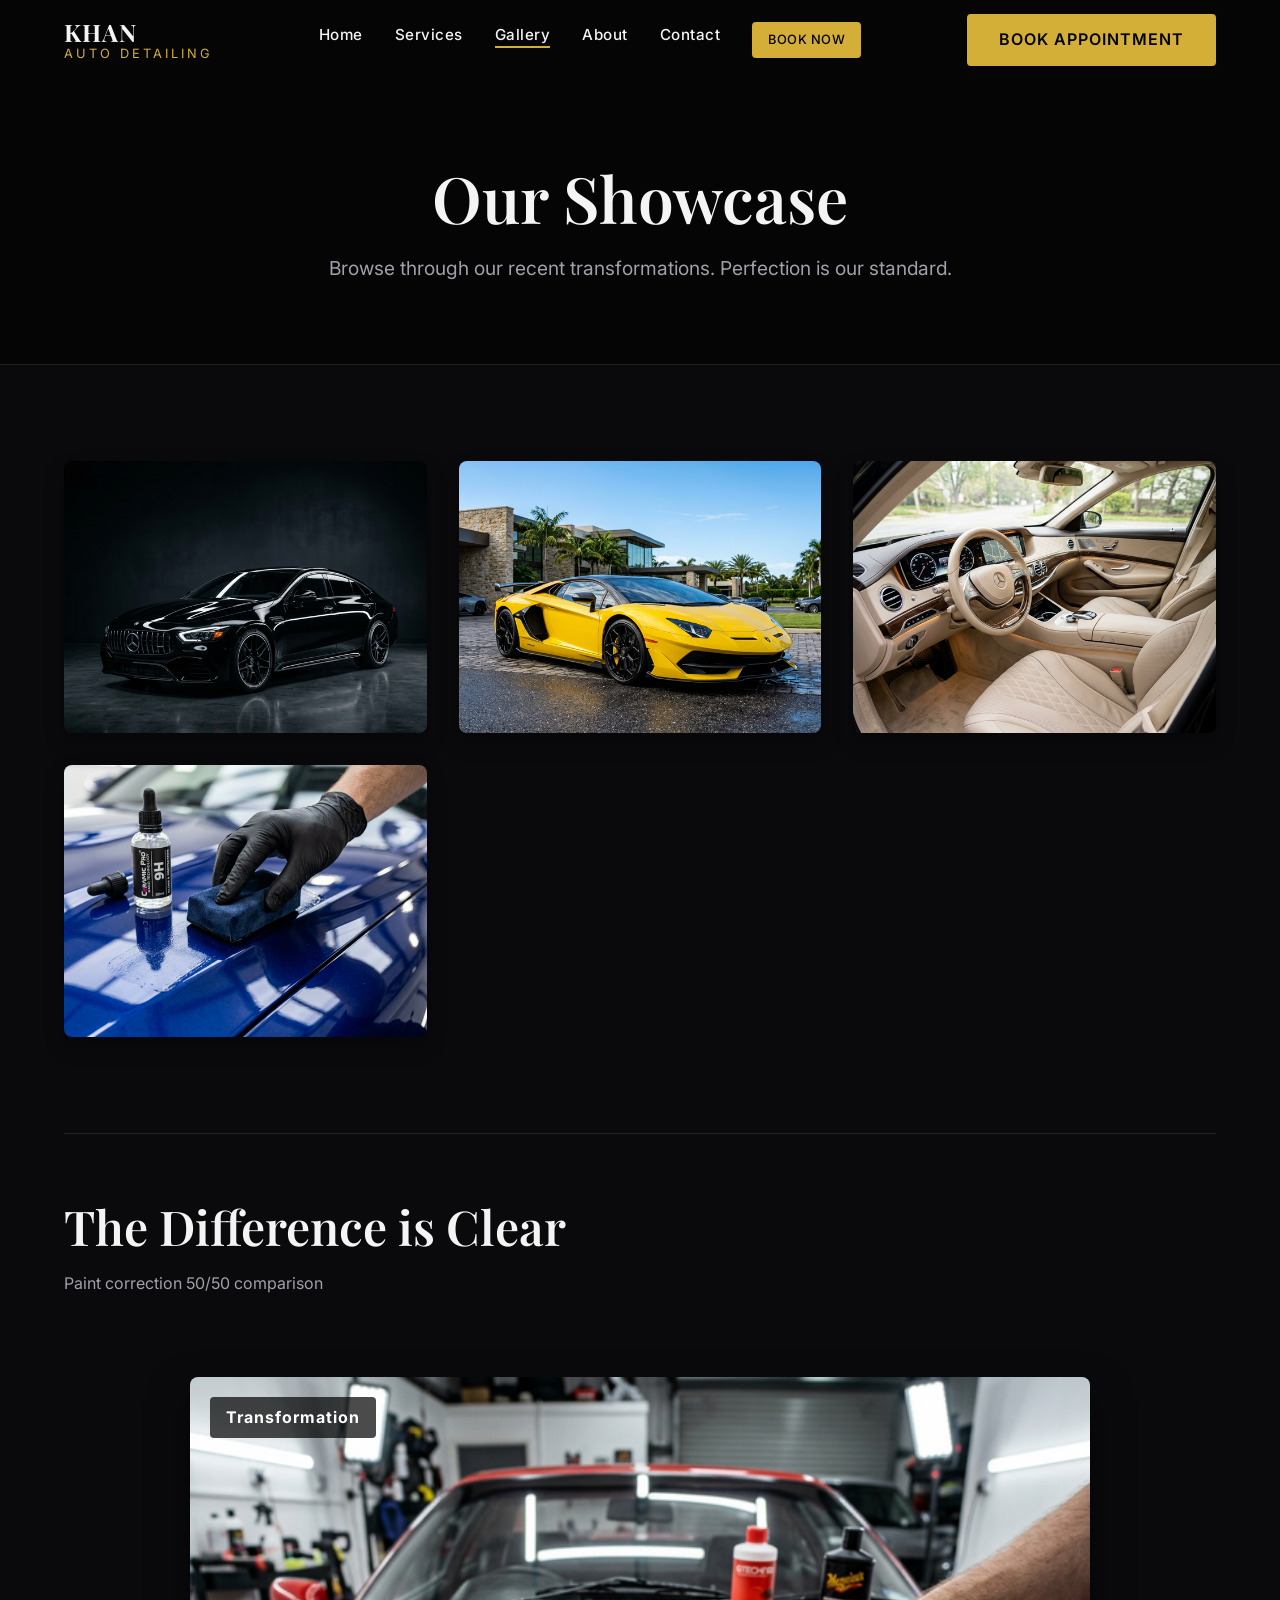
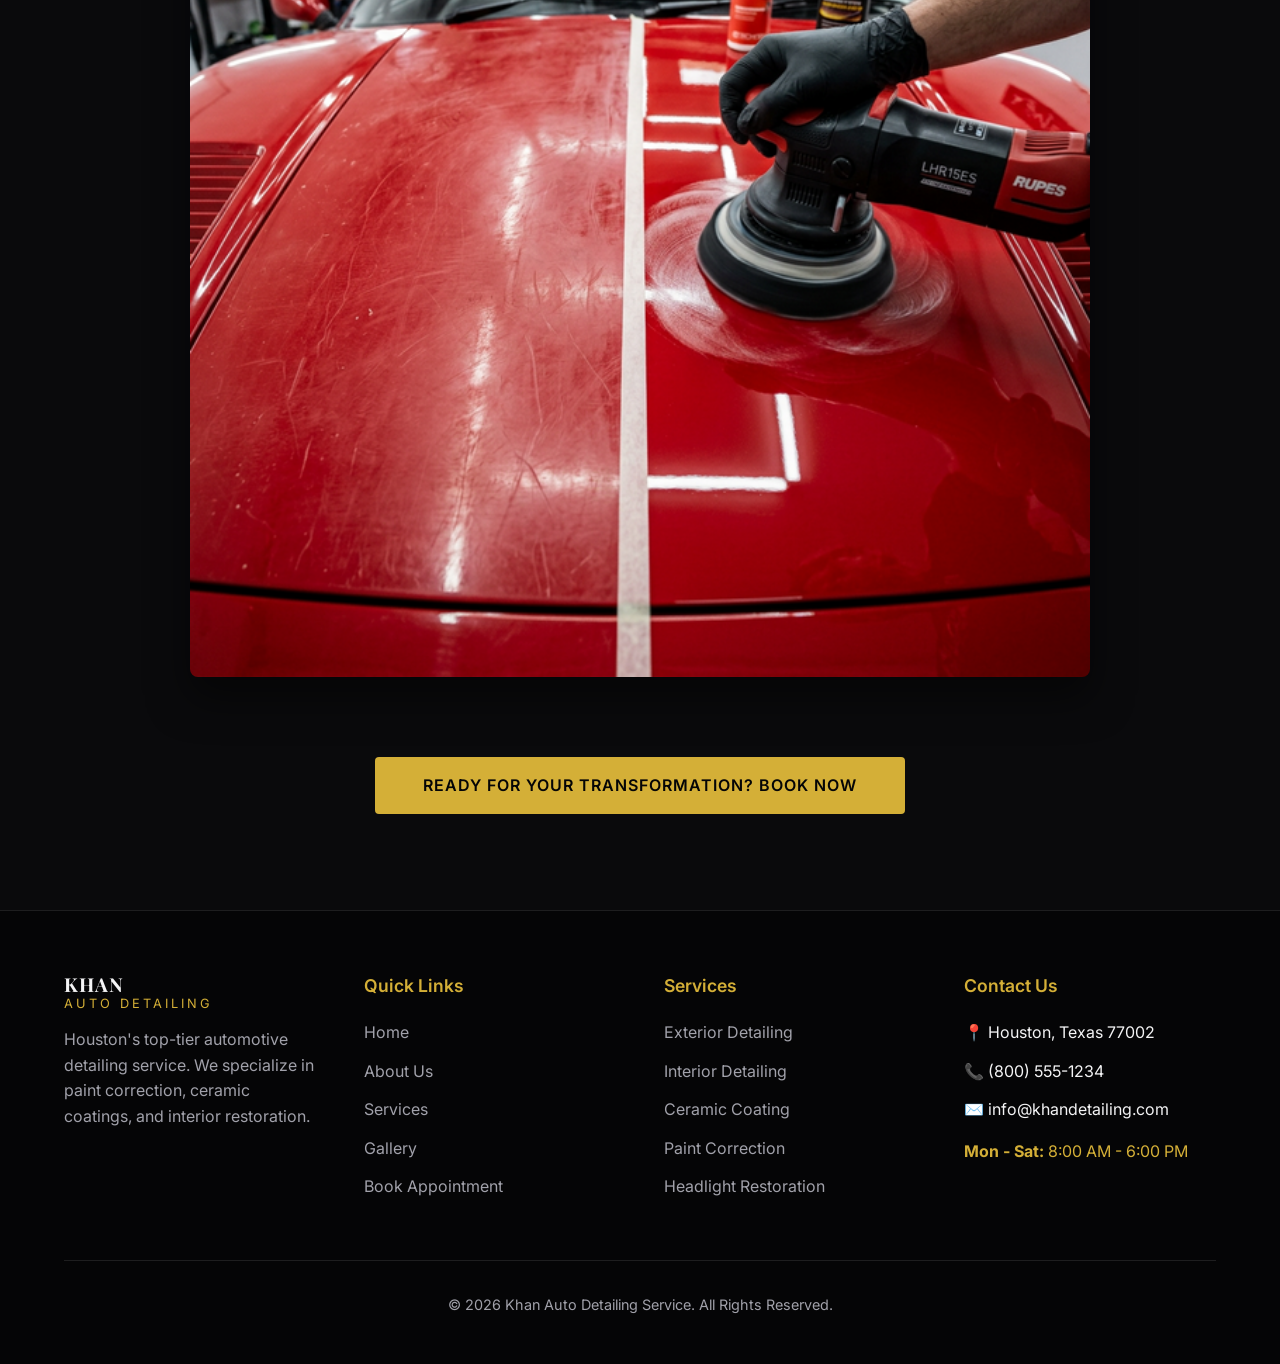
<file: gallery.html>
<!DOCTYPE html>
<html lang="en">
<head>
    <meta charset="UTF-8">
    <meta name="viewport" content="width=device-width, initial-scale=1.0">
    <title>Gallery | Khan Auto Detailing Houston</title>
    <meta name="description" content="View our portfolio of pristine, glowing, detailed cars in Houston. See before and after transformations.">
    
    <link rel="stylesheet" href="css/style.css">
    
    <style>
        .page-header {
            padding: 10rem 0 5rem;
            background-color: var(--bg-darker);
            text-align: center;
            border-bottom: 1px solid var(--border-light);
        }

        .gallery-section {
            padding: 6rem 0;
            background-color: var(--bg-dark);
        }

        .gallery-grid {
            display: grid;
            grid-template-columns: repeat(auto-fill, minmax(350px, 1fr));
            gap: 2rem;
        }

        .gallery-item {
            position: relative;
            border-radius: 8px;
            overflow: hidden;
            aspect-ratio: 4/3;
            cursor: pointer;
            box-shadow: 0 10px 20px rgba(0,0,0,0.3);
        }

        .gallery-item img {
            width: 100%;
            height: 100%;
            object-fit: cover;
            transition: transform 0.6s ease;
        }

        .gallery-item:hover img {
            transform: scale(1.08);
        }

        .gallery-overlay {
            position: absolute;
            bottom: 0;
            left: 0;
            width: 100%;
            padding: 2rem 1.5rem 1.5rem;
            background: linear-gradient(to top, rgba(0,0,0,0.9), transparent);
            color: #fff;
            opacity: 0;
            transform: translateY(20px);
            transition: all 0.4s ease;
        }

        .gallery-item:hover .gallery-overlay {
            opacity: 1;
            transform: translateY(0);
        }

        .gallery-overlay h3 {
            font-family: var(--font-sans);
            font-size: 1.2rem;
            margin-bottom: 0.2rem;
            color: var(--accent-gold);
        }

        .gallery-overlay p {
            margin: 0;
            font-size: 0.9rem;
            color: #d4d4d8;
        }

        /* Before/After styles */
        .ba-container {
            margin-top: 5rem;
            border-radius: 8px;
            overflow: hidden;
            position: relative;
            box-shadow: 0 20px 40px rgba(0,0,0,0.5);
            max-width: 900px;
            margin-left: auto;
            margin-right: auto;
        }

        .ba-container img {
            width: 100%;
            display: block;
        }

        .ba-label {
            position: absolute;
            top: 20px;
            left: 20px;
            background: rgba(0,0,0,0.7);
            color: #fff;
            padding: 0.5rem 1rem;
            border-radius: 4px;
            font-weight: bold;
            letter-spacing: 1px;
            z-index: 10;
        }
    </style>
</head>
<body>

    <!-- Header / Navbar -->
    <header class="header">
        <div class="container nav-container">
            <a href="index.html" class="logo">Khan <span>Auto Detailing</span></a>
            
            <ul class="nav-links">
                <li><a href="index.html">Home</a></li>
                <li><a href="services.html">Services</a></li>
                <li><a href="gallery.html" class="active">Gallery</a></li>
                <li><a href="about.html">About</a></li>
                <li><a href="contact.html">Contact</a></li>
                <li class="mobile-only-btn"><a href="booking.html" class="btn btn-primary" style="padding: 0.5rem 1rem; font-size: 0.8rem;">Book Now</a></li>
            </ul>

            <div class="desktop-only-btn">
                <a href="booking.html" class="btn btn-primary">Book Appointment</a>
            </div>

            <!-- Mobile Menu Toggle -->
            <div class="mobile-toggle">
                <span></span>
                <span></span>
                <span></span>
            </div>
        </div>
    </header>

    <!-- Page Header -->
    <section class="page-header reveal">
        <div class="container">
            <h1>Our <span>Showcase</span></h1>
            <p style="font-size: 1.2rem; max-width: 700px; margin: 0 auto;">Browse through our recent transformations. Perfection is our standard.</p>
        </div>
    </section>

    <!-- Gallery Section -->
    <section class="gallery-section">
        <div class="container">
            
            <div class="gallery-grid">
                <div class="gallery-item reveal">
                    <img src="images/hero-bg.png" alt="Black Luxury Car">
                    <div class="gallery-overlay">
                        <h3>Porsche 911</h3>
                        <p>5-Year Ceramic Coating & 1-Step Correction</p>
                    </div>
                </div>
                
                <div class="gallery-item reveal" style="transition-delay: 0.1s;">
                    <img src="images/gallery-exotic.png" alt="Yellow Exotic Car" onerror="this.src='images/ceramic-coating.png'">
                    <div class="gallery-overlay">
                        <h3>Lamborghini Huracan</h3>
                        <p>Full Detail & Sealant</p>
                    </div>
                </div>
                
                <div class="gallery-item reveal" style="transition-delay: 0.2s;">
                    <img src="images/interior-cleaning.png" alt="Clean Interior">
                    <div class="gallery-overlay">
                        <h3>Interior Restoration</h3>
                        <p>Deep Steam Cleaning & Leather Treatment</p>
                    </div>
                </div>

                <div class="gallery-item reveal" style="transition-delay: 0.3s;">
                    <img src="images/ceramic-coating.png" alt="Applying Ceramic">
                    <div class="gallery-overlay">
                        <h3>Ceramic Application</h3>
                        <p>Ultimate Paint Protection System</p>
                    </div>
                </div>
            </div>

            <div class="section-header reveal mt-8 pt-8 border-t" style="margin-top: 6rem; padding-top: 4rem; border-top: 1px solid var(--border-light);">
                <h2>The Difference is Clear</h2>
                <p>Paint correction 50/50 comparison</p>
            </div>

            <div class="ba-container reveal">
                <div class="ba-label">Transformation</div>
                <img src="images/paint-correction.png" alt="Paint Correction 50/50" onerror="this.src='images/hero-bg.png'">
            </div>
            
            <div class="text-center" style="margin-top: 5rem;">
                <a href="booking.html" class="btn btn-primary" style="padding: 1rem 3rem;">Ready for your transformation? Book Now</a>
            </div>
        </div>
    </section>

    <!-- Footer -->
    <footer class="footer">
        <div class="container">
            <div class="footer-grid">
                <!-- Footer content identical to index.html -->
                <div class="footer-col reveal">
                    <a href="index.html" class="logo mb-4" style="font-size: 1.2rem;">Khan <span>Auto Detailing</span></a>
                    <p>Houston's top-tier automotive detailing service. We specialize in paint correction, ceramic coatings, and interior restoration.</p>
                </div>
                
                <div class="footer-col reveal" style="transition-delay: 0.1s;">
                    <h4>Quick Links</h4>
                    <ul>
                        <li><a href="index.html">Home</a></li>
                        <li><a href="about.html">About Us</a></li>
                        <li><a href="services.html">Services</a></li>
                        <li><a href="gallery.html">Gallery</a></li>
                        <li><a href="booking.html">Book Appointment</a></li>
                    </ul>
                </div>
                
                <div class="footer-col reveal" style="transition-delay: 0.2s;">
                    <h4>Services</h4>
                    <ul>
                        <li><a href="services.html#exterior">Exterior Detailing</a></li>
                        <li><a href="services.html#interior">Interior Detailing</a></li>
                        <li><a href="services.html#ceramic">Ceramic Coating</a></li>
                        <li><a href="services.html#paint">Paint Correction</a></li>
                        <li><a href="services.html#headlight">Headlight Restoration</a></li>
                    </ul>
                </div>
                
                <div class="footer-col reveal" style="transition-delay: 0.3s;">
                    <h4>Contact Us</h4>
                    <ul>
                        <li>📍 Houston, Texas 77002</li>
                        <li>📞 (800) 555-1234</li>
                        <li>✉️ info@khandetailing.com</li>
                        <li class="mt-4" style="color: var(--accent-gold);"><strong>Mon - Sat:</strong> 8:00 AM - 6:00 PM</li>
                    </ul>
                </div>
            </div>
            
            <div class="footer-bottom reveal">
                <p>&copy; 2026 Khan Auto Detailing Service. All Rights Reserved.</p>
            </div>
        </div>
    </footer>

    <script src="js/main.js"></script>
</body>
</html>
</file>
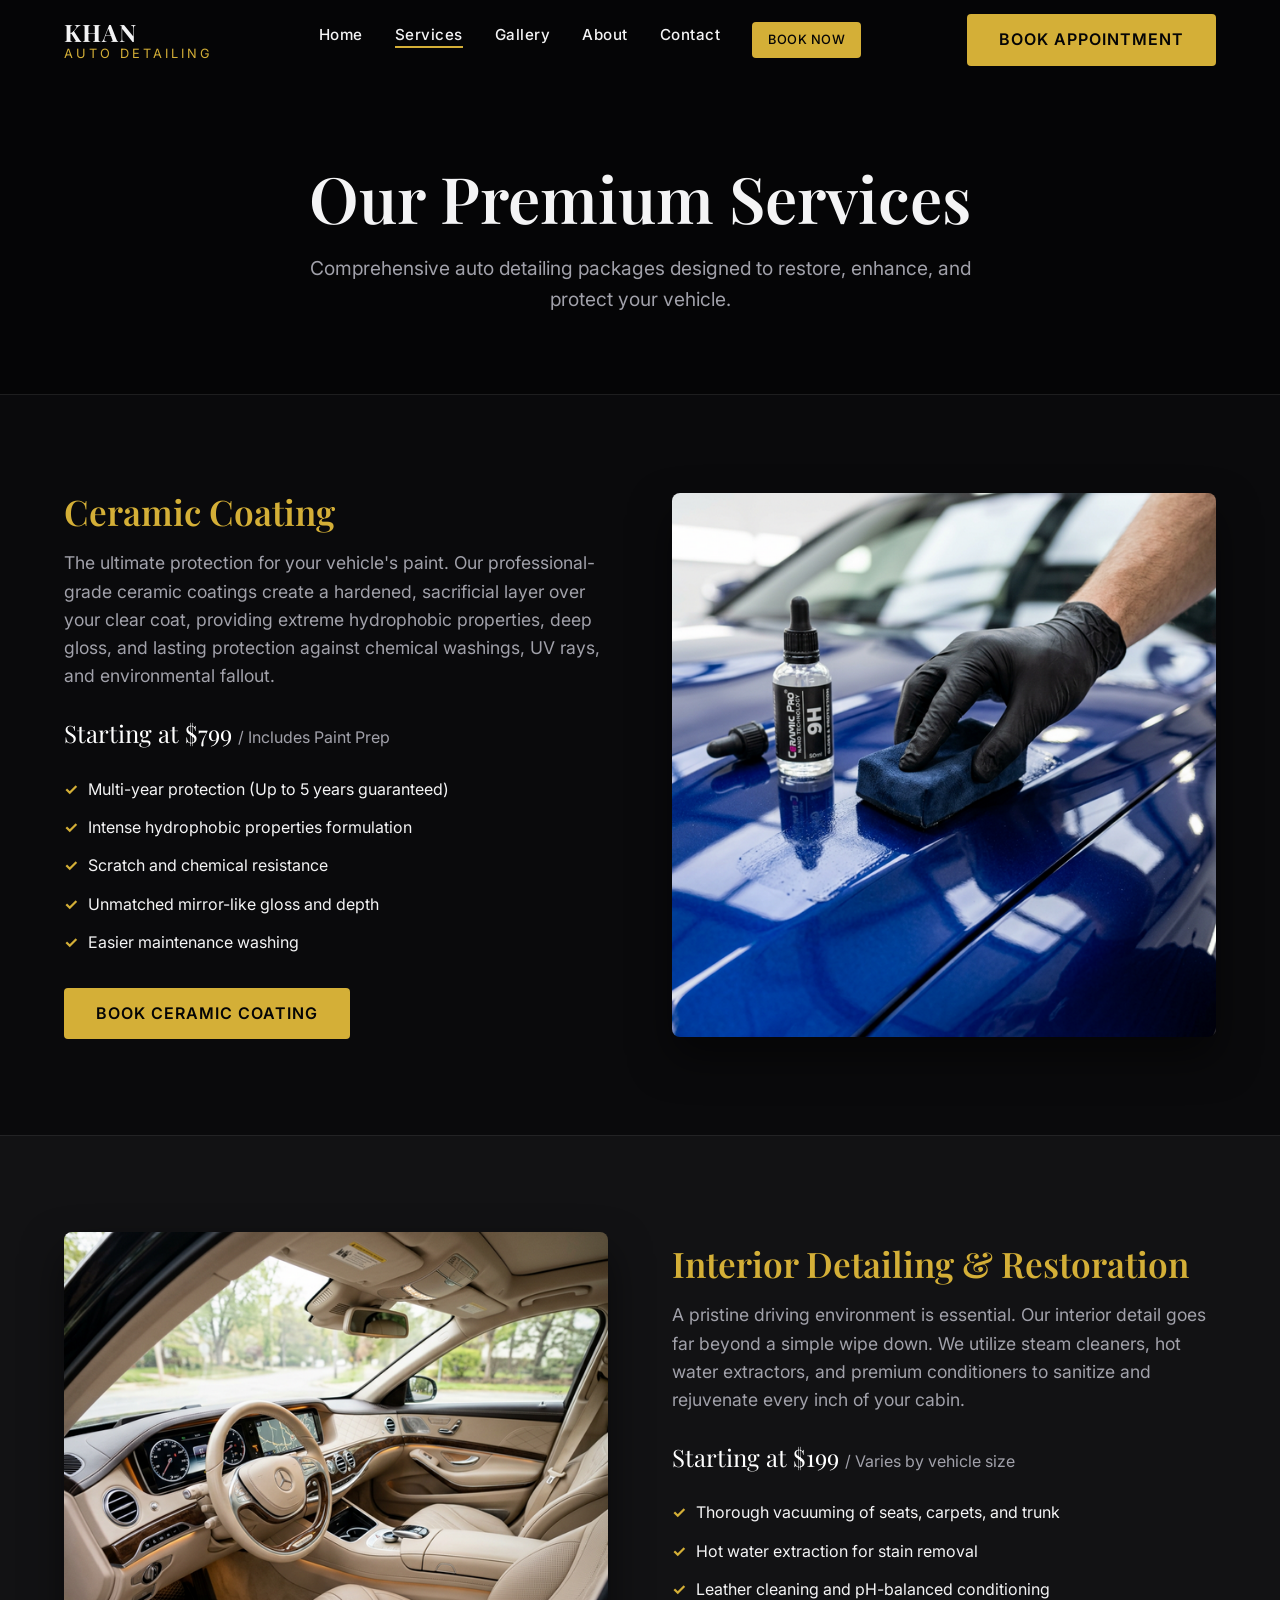
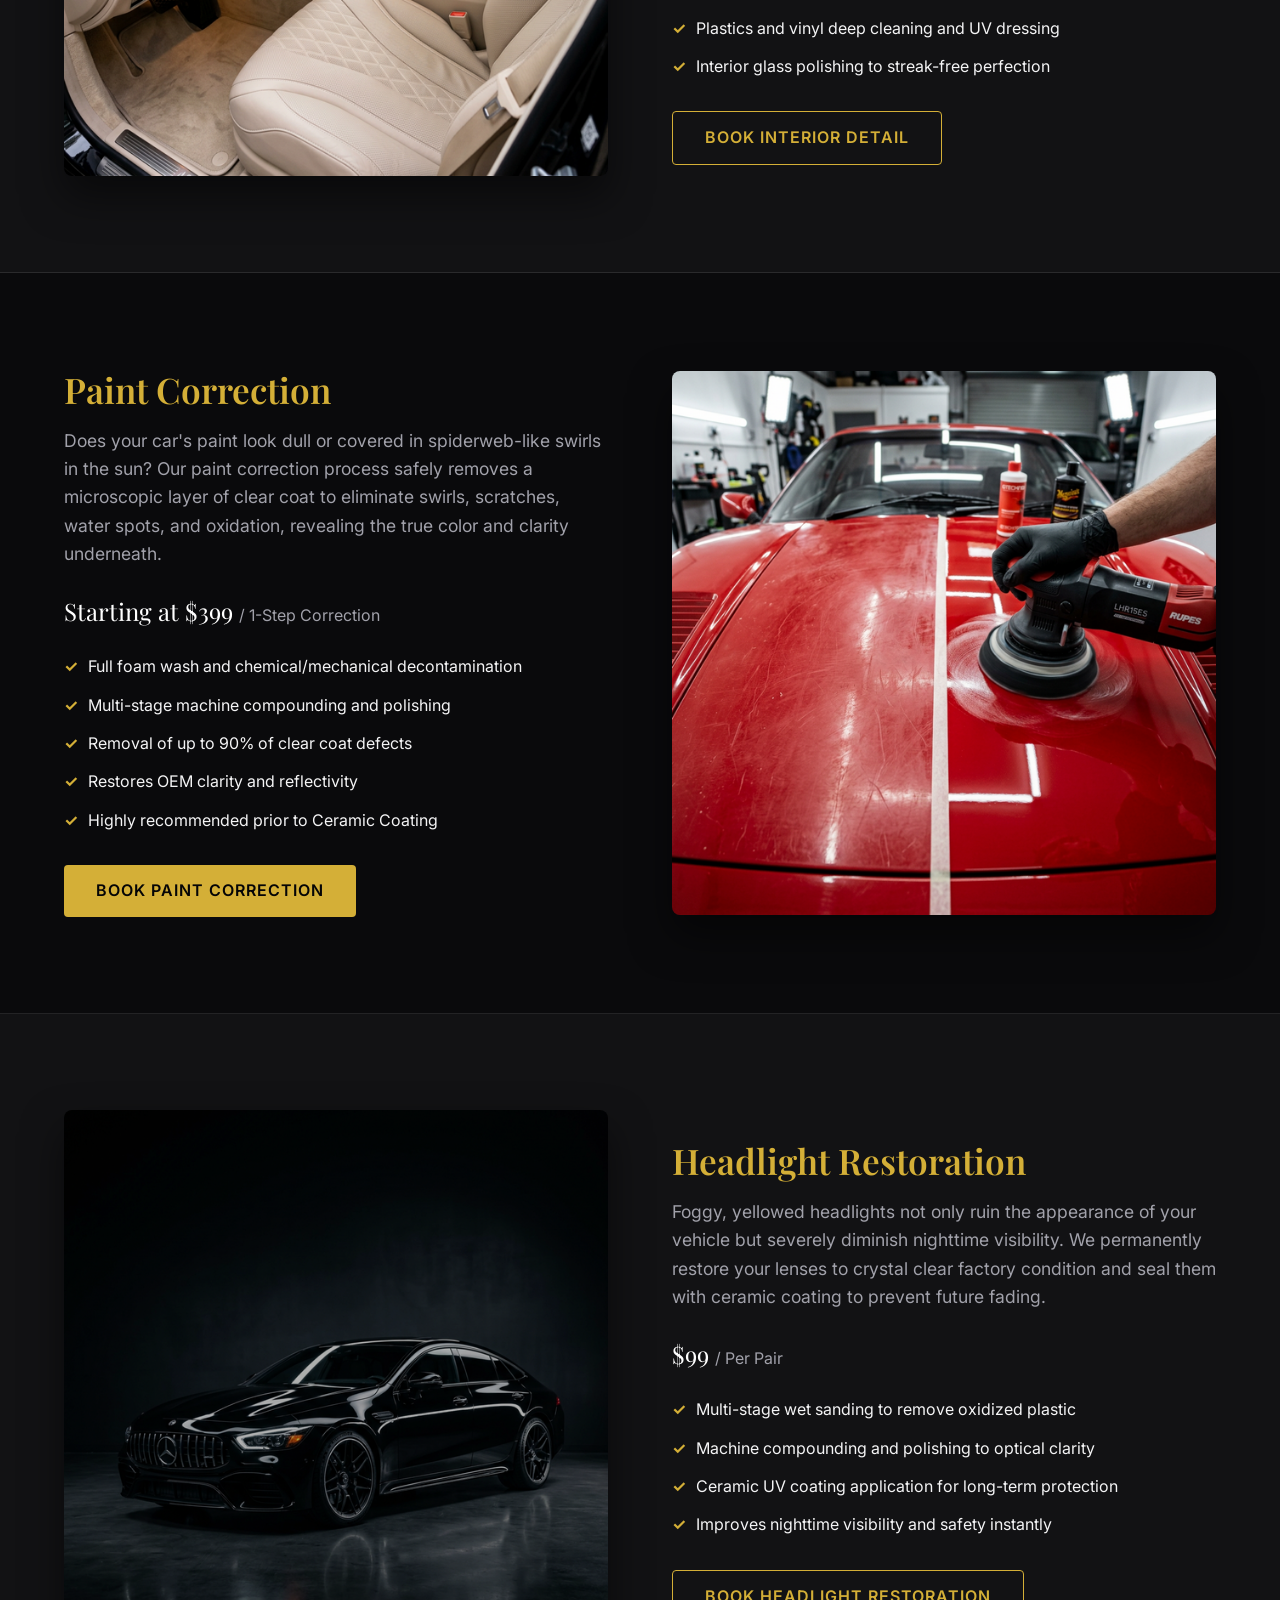
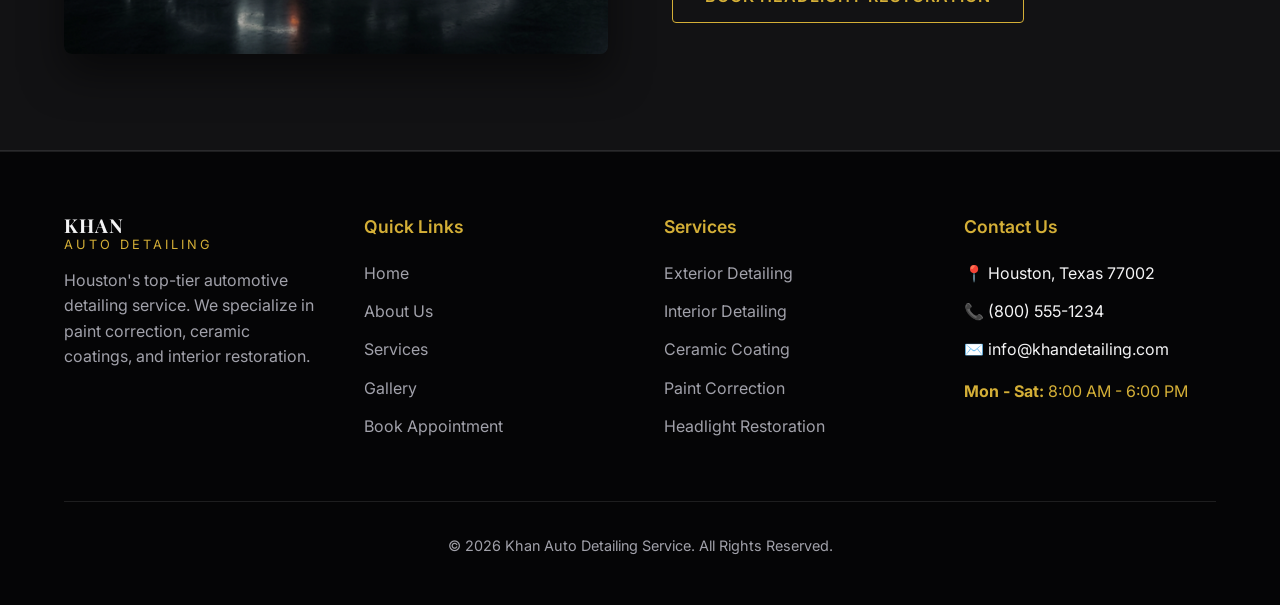
<file: services.html>
<!DOCTYPE html>
<html lang="en">
<head>
    <meta charset="UTF-8">
    <meta name="viewport" content="width=device-width, initial-scale=1.0">
    <title>Our Services | Khan Auto Detailing Houston</title>
    <meta name="description" content="Explore our premium auto detailing services including Ceramic Coating, Paint Correction, Interior Detailing, and more in Houston, TX.">
    
    <link rel="stylesheet" href="css/style.css">
    
    <style>
        .page-header {
            padding: 10rem 0 5rem;
            background-color: var(--bg-darker);
            text-align: center;
            border-bottom: 1px solid var(--border-light);
        }

        .service-section {
            padding: 6rem 0;
            border-bottom: 1px solid var(--border-light);
        }

        .service-section:nth-child(even) {
            background-color: var(--bg-card);
        }

        .service-grid {
            display: grid;
            grid-template-columns: 1fr 1fr;
            gap: 4rem;
            align-items: center;
        }

        .service-grid.reverse .service-text {
            order: 2;
        }

        .service-grid.reverse .service-image {
            order: 1;
        }

        .service-image {
            border-radius: 8px;
            overflow: hidden;
            box-shadow: 0 20px 40px rgba(0,0,0,0.5);
        }

        .service-image img {
            width: 100%;
            height: auto;
            display: block;
            transition: transform 0.5s ease;
        }

        .service-image:hover img {
            transform: scale(1.05);
        }

        .service-text h2 {
            color: var(--accent-gold);
            font-size: 2.2rem;
            margin-bottom: 1rem;
        }

        .service-text p {
            font-size: 1.1rem;
            margin-bottom: 1.5rem;
        }

        .service-features {
            list-style: none;
            margin-bottom: 2rem;
        }

        .service-features li {
            position: relative;
            padding-left: 1.5rem;
            margin-bottom: 0.8rem;
            color: var(--text-main);
        }

        .service-features li::before {
            content: '✓';
            position: absolute;
            left: 0;
            color: var(--accent-gold);
            font-weight: bold;
        }

        .price-tag {
            font-size: 1.5rem;
            font-family: var(--font-serif);
            color: #fff;
            margin-bottom: 1.5rem;
        }

        .price-tag span {
            font-size: 1rem;
            color: var(--text-muted);
            font-family: var(--font-sans);
        }

        @media (max-width: 992px) {
            .service-grid {
                grid-template-columns: 1fr;
                gap: 2rem;
            }
            .service-grid.reverse .service-text,
            .service-grid.reverse .service-image {
                order: initial;
            }
        }
    </style>
</head>
<body>

    <!-- Header / Navbar -->
    <header class="header">
        <div class="container nav-container">
            <a href="index.html" class="logo">Khan <span>Auto Detailing</span></a>
            
            <ul class="nav-links">
                <li><a href="index.html">Home</a></li>
                <li><a href="services.html" class="active">Services</a></li>
                <li><a href="gallery.html">Gallery</a></li>
                <li><a href="about.html">About</a></li>
                <li><a href="contact.html">Contact</a></li>
                <li class="mobile-only-btn"><a href="booking.html" class="btn btn-primary" style="padding: 0.5rem 1rem; font-size: 0.8rem;">Book Now</a></li>
            </ul>

            <div class="desktop-only-btn">
                <a href="booking.html" class="btn btn-primary">Book Appointment</a>
            </div>

            <!-- Mobile Menu Toggle -->
            <div class="mobile-toggle">
                <span></span>
                <span></span>
                <span></span>
            </div>
        </div>
    </header>

    <!-- Page Header -->
    <section class="page-header reveal">
        <div class="container">
            <h1>Our Premium <span>Services</span></h1>
            <p style="font-size: 1.2rem; max-width: 700px; margin: 0 auto;">Comprehensive auto detailing packages designed to restore, enhance, and protect your vehicle.</p>
        </div>
    </section>

    <!-- Ceramic Coating -->
    <section id="ceramic" class="service-section">
        <div class="container service-grid reveal">
            <div class="service-text">
                <h2>Ceramic Coating</h2>
                <p>The ultimate protection for your vehicle's paint. Our professional-grade ceramic coatings create a hardened, sacrificial layer over your clear coat, providing extreme hydrophobic properties, deep gloss, and lasting protection against chemical washings, UV rays, and environmental fallout.</p>
                <div class="price-tag">Starting at $799 <span>/ Includes Paint Prep</span></div>
                <ul class="service-features">
                    <li>Multi-year protection (Up to 5 years guaranteed)</li>
                    <li>Intense hydrophobic properties formulation</li>
                    <li>Scratch and chemical resistance</li>
                    <li>Unmatched mirror-like gloss and depth</li>
                    <li>Easier maintenance washing</li>
                </ul>
                <a href="booking.html?service=ceramic" class="btn btn-primary">Book Ceramic Coating</a>
            </div>
            <div class="service-image">
                <img src="images/ceramic-coating.png" alt="Applying Ceramic Coating to Car">
            </div>
        </div>
    </section>

    <!-- Interior Detailing -->
    <section id="interior" class="service-section">
        <div class="container service-grid reverse reveal">
            <div class="service-text">
                <h2>Interior Detailing & Restoration</h2>
                <p>A pristine driving environment is essential. Our interior detail goes far beyond a simple wipe down. We utilize steam cleaners, hot water extractors, and premium conditioners to sanitize and rejuvenate every inch of your cabin.</p>
                <div class="price-tag">Starting at $199 <span>/ Varies by vehicle size</span></div>
                <ul class="service-features">
                    <li>Thorough vacuuming of seats, carpets, and trunk</li>
                    <li>Hot water extraction for stain removal</li>
                    <li>Leather cleaning and pH-balanced conditioning</li>
                    <li>Plastics and vinyl deep cleaning and UV dressing</li>
                    <li>Interior glass polishing to streak-free perfection</li>
                </ul>
                <a href="booking.html?service=interior" class="btn btn-outline">Book Interior Detail</a>
            </div>
            <div class="service-image">
                <img src="images/interior-cleaning.png" alt="Pristine Car Interior">
            </div>
        </div>
    </section>

    <!-- Paint Correction -->
    <section id="paint" class="service-section">
        <div class="container service-grid reveal">
            <div class="service-text">
                <h2>Paint Correction</h2>
                <p>Does your car's paint look dull or covered in spiderweb-like swirls in the sun? Our paint correction process safely removes a microscopic layer of clear coat to eliminate swirls, scratches, water spots, and oxidation, revealing the true color and clarity underneath.</p>
                <div class="price-tag">Starting at $399 <span>/ 1-Step Correction</span></div>
                <ul class="service-features">
                    <li>Full foam wash and chemical/mechanical decontamination</li>
                    <li>Multi-stage machine compounding and polishing</li>
                    <li>Removal of up to 90% of clear coat defects</li>
                    <li>Restores OEM clarity and reflectivity</li>
                    <li>Highly recommended prior to Ceramic Coating</li>
                </ul>
                <a href="booking.html?service=paint" class="btn btn-primary">Book Paint Correction</a>
            </div>
            <div class="service-image">
                <!-- Using placeholder for paint correction image which will be generated and copied -->
                <img src="images/paint-correction.png" alt="Paint Correction 50/50 Split" onerror="this.src='images/hero-bg.png'">
            </div>
        </div>
    </section>

    <!-- Headlight Restoration -->
    <section id="headlight" class="service-section">
        <div class="container service-grid reverse reveal">
            <div class="service-text">
                <h2>Headlight Restoration</h2>
                <p>Foggy, yellowed headlights not only ruin the appearance of your vehicle but severely diminish nighttime visibility. We permanently restore your lenses to crystal clear factory condition and seal them with ceramic coating to prevent future fading.</p>
                <div class="price-tag">$99 <span>/ Per Pair</span></div>
                <ul class="service-features">
                    <li>Multi-stage wet sanding to remove oxidized plastic</li>
                    <li>Machine compounding and polishing to optical clarity</li>
                    <li>Ceramic UV coating application for long-term protection</li>
                    <li>Improves nighttime visibility and safety instantly</li>
                </ul>
                <a href="booking.html?service=headlight" class="btn btn-outline">Book Headlight Restoration</a>
            </div>
            <div class="service-image">
                <img src="images/hero-bg.png" alt="Headlight Restoration Concept" style="filter: brightness(0.7);">
            </div>
        </div>
    </section>

    <!-- Footer -->
    <footer class="footer">
        <!-- Footer content... same as index.html -->
        <div class="container">
            <div class="footer-grid">
                <div class="footer-col reveal">
                    <a href="index.html" class="logo mb-4" style="font-size: 1.2rem;">Khan <span>Auto Detailing</span></a>
                    <p>Houston's top-tier automotive detailing service. We specialize in paint correction, ceramic coatings, and interior restoration.</p>
                </div>
                
                <div class="footer-col reveal" style="transition-delay: 0.1s;">
                    <h4>Quick Links</h4>
                    <ul>
                        <li><a href="index.html">Home</a></li>
                        <li><a href="about.html">About Us</a></li>
                        <li><a href="services.html">Services</a></li>
                        <li><a href="gallery.html">Gallery</a></li>
                        <li><a href="booking.html">Book Appointment</a></li>
                    </ul>
                </div>
                
                <div class="footer-col reveal" style="transition-delay: 0.2s;">
                    <h4>Services</h4>
                    <ul>
                        <li><a href="services.html#exterior">Exterior Detailing</a></li>
                        <li><a href="services.html#interior">Interior Detailing</a></li>
                        <li><a href="services.html#ceramic">Ceramic Coating</a></li>
                        <li><a href="services.html#paint">Paint Correction</a></li>
                        <li><a href="services.html#headlight">Headlight Restoration</a></li>
                    </ul>
                </div>
                
                <div class="footer-col reveal" style="transition-delay: 0.3s;">
                    <h4>Contact Us</h4>
                    <ul>
                        <li>📍 Houston, Texas 77002</li>
                        <li>📞 (800) 555-1234</li>
                        <li>✉️ info@khandetailing.com</li>
                        <li class="mt-4" style="color: var(--accent-gold);"><strong>Mon - Sat:</strong> 8:00 AM - 6:00 PM</li>
                    </ul>
                </div>
            </div>
            
            <div class="footer-bottom reveal">
                <p>&copy; 2026 Khan Auto Detailing Service. All Rights Reserved.</p>
            </div>
        </div>
    </footer>

    <script src="js/main.js"></script>
</body>
</html>
</file>
<file: css/style.css>
/* 
 * Khan Auto Detailing - Global Styles 
 * Theme: Dark, Premium, Glossy
 */

 @import url('https://fonts.googleapis.com/css2?family=Inter:wght@300;400;500;600&family=Playfair+Display:ital,wght@0,600;0,700;1,600&display=swap');

 :root {
     /* Colors */
     --bg-dark: #0a0a0c;
     --bg-darker: #050506;
     --bg-card: rgba(255, 255, 255, 0.03);
     --bg-card-hover: rgba(255, 255, 255, 0.08);
     
     --text-main: #f4f4f5;
     --text-muted: #a1a1aa;
     
     --accent-gold: #d4af37;
     --accent-gold-hover: #b5952f;
     --accent-blue: #0076ff;
     
     --border-light: rgba(255, 255, 255, 0.1);
     
     /* Typography */
     --font-sans: 'Inter', sans-serif;
     --font-serif: 'Playfair Display', serif;
     
     /* Layout */
     --max-width: 1280px;
     --nav-height: 80px;
     
     /* Animations */
     --transition-fast: 0.2s ease;
     --transition-normal: 0.3s ease;
     --transition-slow: 0.5s ease;
 }
 
 * {
     margin: 0;
     padding: 0;
     box-sizing: border-box;
 }
 
 html {
     scroll-behavior: smooth;
     font-size: 16px;
 }
 
 body {
     background-color: var(--bg-dark);
     color: var(--text-main);
     font-family: var(--font-sans);
     line-height: 1.6;
     overflow-x: hidden;
     -webkit-font-smoothing: antialiased;
 }
 
 /* Typography */
 h1, h2, h3, h4, h5, h6 {
     font-family: var(--font-serif);
     font-weight: 600;
     line-height: 1.2;
     margin-bottom: 1rem;
 }
 
 h1 { font-size: clamp(2.5rem, 5vw, 4.5rem); }
 h2 { font-size: clamp(2rem, 4vw, 3rem); }
 h3 { font-size: clamp(1.5rem, 3vw, 2rem); }
 
 p {
     color: var(--text-muted);
     margin-bottom: 1rem;
 }
 
 a {
     color: var(--text-main);
     text-decoration: none;
     transition: color var(--transition-fast);
 }
 
 a:hover {
     color: var(--accent-gold);
 }
 
 /* Layout & Container */
 .container {
     width: 100%;
     max-width: var(--max-width);
     margin: 0 auto;
     padding: 0 5%;
 }
 
 section {
     padding: 6rem 0;
 }
 
 /* Navbar / Header */
 .header {
     position: fixed;
     top: 0;
     left: 0;
     width: 100%;
     height: var(--nav-height);
     z-index: 1000;
     transition: background-color var(--transition-normal), backdrop-filter var(--transition-normal);
     display: flex;
     align-items: center;
 }
 
 .header.scrolled {
     background-color: rgba(5, 5, 6, 0.85);
     backdrop-filter: blur(12px);
     -webkit-backdrop-filter: blur(12px);
     border-bottom: 1px solid var(--border-light);
 }
 
 .nav-container {
     display: flex;
     justify-content: space-between;
     align-items: center;
     width: 100%;
 }
 
 .logo {
     font-family: var(--font-serif);
     font-size: 1.5rem;
     font-weight: 700;
     letter-spacing: 1px;
     text-transform: uppercase;
     display: flex;
     flex-direction: column;
     line-height: 1;
 }
 
 .logo span {
     font-size: 0.8rem;
     font-family: var(--font-sans);
     font-weight: 400;
     letter-spacing: 3px;
     color: var(--accent-gold);
     margin-top: 4px;
 }
 
 .nav-links {
     display: flex;
     gap: 2rem;
     list-style: none;
 }
 
 .nav-links a {
     font-size: 0.95rem;
     font-weight: 500;
     letter-spacing: 0.5px;
     position: relative;
 }
 
 .nav-links a::after {
     content: '';
     position: absolute;
     width: 0;
     height: 2px;
     bottom: -4px;
     left: 0;
     background-color: var(--accent-gold);
     transition: width var(--transition-normal);
 }
 
 .nav-links a:hover::after, .nav-links a.active::after {
     width: 100%;
 }
 
 .mobile-toggle {
     display: none;
     cursor: pointer;
     flex-direction: column;
     gap: 5px;
     z-index: 1001;
 }
 
 .mobile-toggle span {
     display: block;
     width: 25px;
     height: 2px;
     background-color: var(--text-main);
     transition: var(--transition-normal);
 }
 
 /* Buttons */
 .btn {
     display: inline-block;
     padding: 0.8rem 2rem;
     font-size: 1rem;
     font-weight: 600;
     text-transform: uppercase;
     letter-spacing: 1px;
     border-radius: 4px;
     cursor: pointer;
     transition: all var(--transition-normal);
     border: none;
     background: transparent;
 }
 
 .btn-primary {
     background-color: var(--accent-gold);
     color: var(--bg-darker);
 }
 
 .btn-primary:hover {
     background-color: var(--accent-gold-hover);
     transform: translateY(-2px);
     box-shadow: 0 10px 20px rgba(212, 175, 55, 0.2);
     color: #000;
 }
 
 .btn-outline {
     border: 1px solid var(--accent-gold);
     color: var(--accent-gold);
 }
 
 .btn-outline:hover {
     background-color: var(--accent-gold);
     color: var(--bg-darker);
 }
 
 /* Responsive */
 @media (max-width: 768px) {
     .nav-links {
         position: fixed;
         top: 0;
         right: -100%;
         width: 80%;
         height: 100vh;
         background-color: var(--bg-darker);
         flex-direction: column;
         justify-content: center;
         align-items: center;
         gap: 2.5rem;
         transition: right var(--transition-normal);
         border-left: 1px solid var(--border-light);
         z-index: 1000;
     }
     
     .nav-links.active {
         right: 0;
     }
     
     .mobile-toggle {
         display: flex;
     }
     
     .mobile-toggle.active span:nth-child(1) {
         transform: translateY(7px) rotate(45deg);
     }
     
     .mobile-toggle.active span:nth-child(2) {
         opacity: 0;
     }
     
     .mobile-toggle.active span:nth-child(3) {
         transform: translateY(-7px) rotate(-45deg);
     }
 }
 
 /* Utilities */
 .text-center { text-align: center; }
 .mt-2 { margin-top: 0.5rem; }
 .mt-4 { margin-top: 1rem; }
 .mt-6 { margin-top: 1.5rem; }
 .mt-8 { margin-top: 2rem; }
 .mb-2 { margin-bottom: 0.5rem; }
 .mb-4 { margin-bottom: 1rem; }
 .mb-6 { margin-bottom: 1.5rem; }
 .mb-8 { margin-bottom: 2rem; }
 
 /* Animations */
 .reveal {
     opacity: 0;
     transform: translateY(30px);
     transition: all 0.8s ease;
 }
 
 .reveal.active {
     opacity: 1;
     transform: translateY(0);
 }
 
 /* Footer Settings */
 .footer {
     background-color: var(--bg-darker);
     padding: 4rem 0 2rem;
     border-top: 1px solid var(--border-light);
 }
 
 .footer-grid {
     display: grid;
     grid-template-columns: repeat(auto-fit, minmax(250px, 1fr));
     gap: 3rem;
     margin-bottom: 3rem;
 }
 
 .footer-col h4 {
     font-family: var(--font-sans);
     font-size: 1.1rem;
     margin-bottom: 1.5rem;
     color: var(--accent-gold);
 }
 
 .footer-col ul {
     list-style: none;
 }
 
 .footer-col ul li {
     margin-bottom: 0.8rem;
 }
 
 .footer-col ul li a {
     color: var(--text-muted);
 }
 
 .footer-col ul li a:hover {
     color: var(--accent-gold);
 }
 
 .footer-bottom {
     text-align: center;
     padding-top: 2rem;
     border-top: 1px solid var(--border-light);
     color: var(--text-muted);
     font-size: 0.9rem;
 }
</file>
